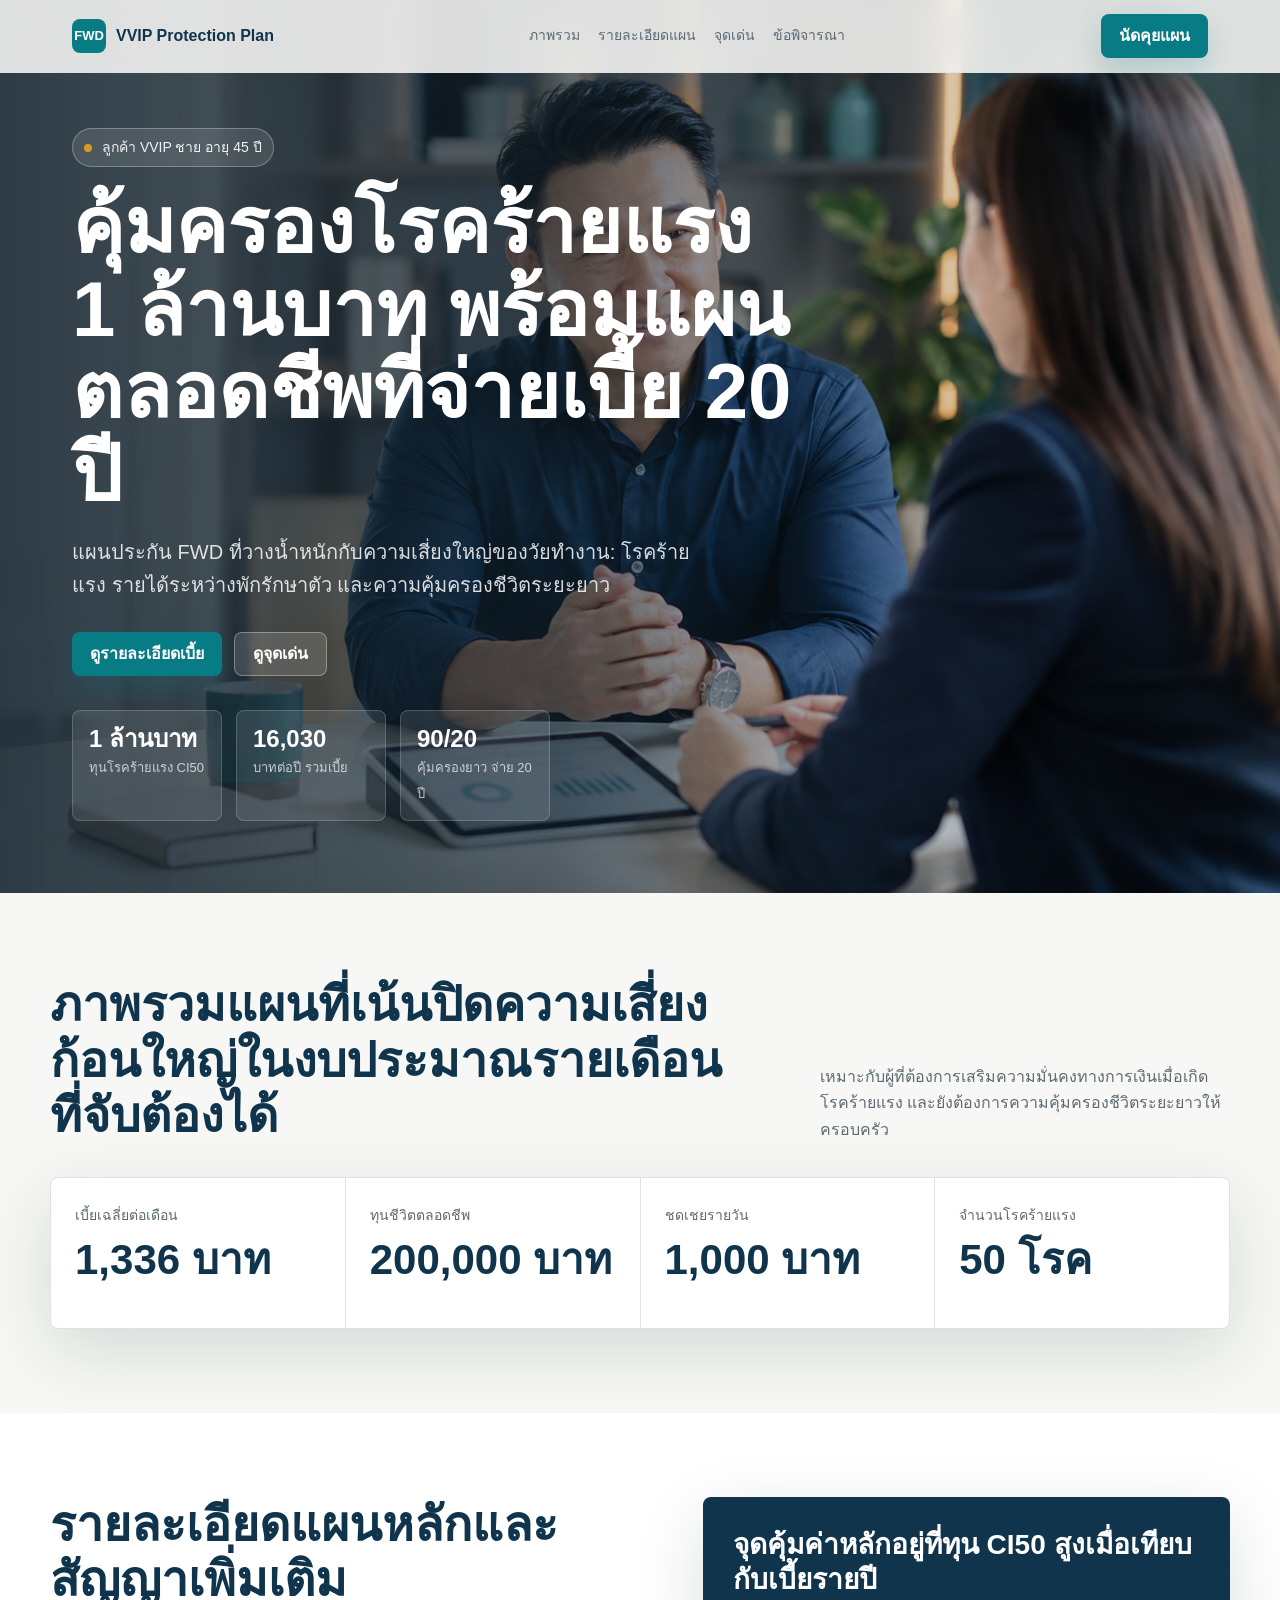
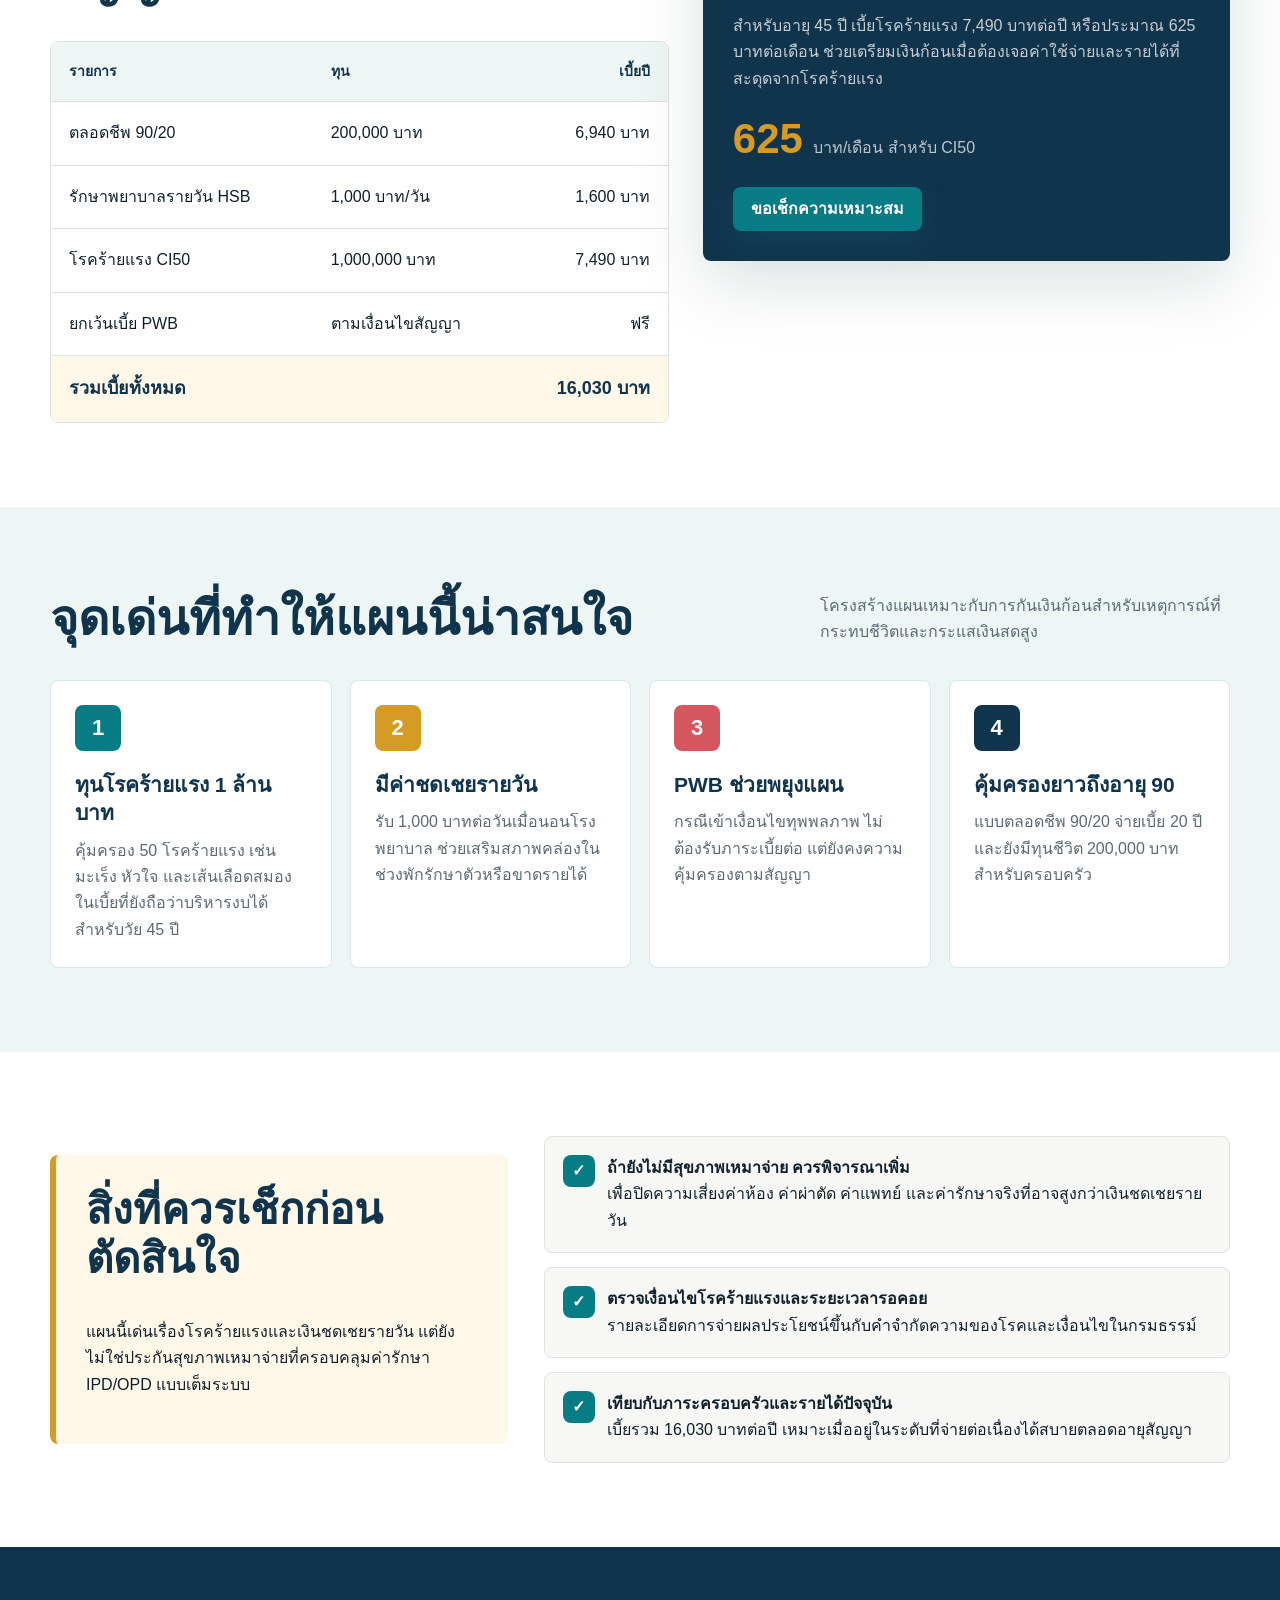
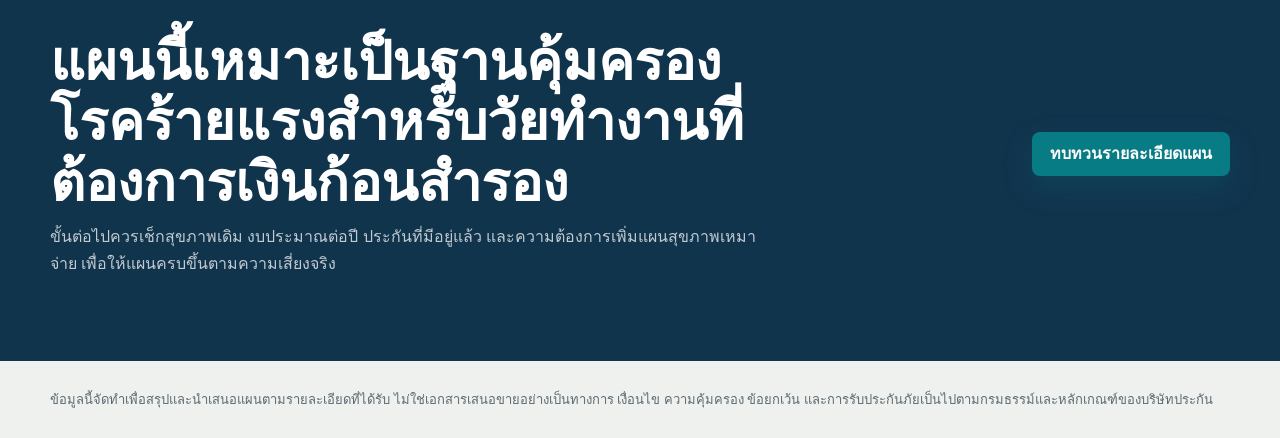
<file: index.html>
<!doctype html>
<html lang="th">
  <head>
    <meta charset="utf-8">
    <meta name="viewport" content="width=device-width, initial-scale=1">
    <title>แผนประกัน FWD สำหรับลูกค้า VVIP อายุ 45 ปี</title>
    <meta
      name="description"
      content="สรุปแผนประกัน FWD สำหรับลูกค้าชายอายุ 45 ปี เน้นทุนโรคร้ายแรง 1 ล้านบาท พร้อมตลอดชีพ 90/20 และค่าชดเชยรายวัน"
    >
    <style>
      :root {
        --ink: #10202b;
        --muted: #5d6a73;
        --navy: #11344d;
        --teal: #087c85;
        --mint: #d9f3ed;
        --gold: #d69b24;
        --rose: #d4575f;
        --paper: #f7f8f5;
        --white: #ffffff;
        --line: #dde4df;
        --shadow: 0 22px 70px rgba(16, 32, 43, 0.14);
      }

      * {
        box-sizing: border-box;
      }

      html {
        scroll-behavior: smooth;
      }

      body {
        margin: 0;
        color: var(--ink);
        background: var(--paper);
        font-family: "Segoe UI", Tahoma, sans-serif;
        line-height: 1.65;
      }

      a {
        color: inherit;
        text-decoration: none;
      }

      .page {
        overflow: hidden;
      }

      .nav {
        position: fixed;
        top: 0;
        z-index: 20;
        width: 100%;
        background: rgba(247, 248, 245, 0.88);
        border-bottom: 1px solid rgba(221, 228, 223, 0.8);
        backdrop-filter: blur(18px);
      }

      .nav__inner {
        display: flex;
        align-items: center;
        justify-content: space-between;
        gap: 20px;
        max-width: 1180px;
        margin: 0 auto;
        padding: 14px 22px;
      }

      .brand {
        display: flex;
        align-items: center;
        gap: 10px;
        font-weight: 800;
        color: var(--navy);
      }

      .brand__mark {
        display: grid;
        width: 34px;
        height: 34px;
        place-items: center;
        color: var(--white);
        background: var(--teal);
        border-radius: 8px;
        font-size: 13px;
      }

      .nav__links {
        display: flex;
        align-items: center;
        gap: 18px;
        color: var(--muted);
        font-size: 14px;
        white-space: nowrap;
      }

      .nav__cta,
      .button {
        display: inline-flex;
        align-items: center;
        justify-content: center;
        min-height: 44px;
        padding: 0 18px;
        border-radius: 8px;
        font-weight: 800;
        color: var(--white);
        background: var(--teal);
        box-shadow: 0 12px 30px rgba(8, 124, 133, 0.22);
      }

      .hero {
        min-height: 88vh;
        padding-top: 72px;
        background:
          linear-gradient(90deg, rgba(16, 32, 43, 0.88) 0%, rgba(16, 32, 43, 0.66) 43%, rgba(16, 32, 43, 0.1) 78%),
          url("assets/fwd-hero.png") center right / cover no-repeat;
        color: var(--white);
      }

      .hero__inner {
        display: grid;
        align-items: center;
        min-height: calc(88vh - 72px);
        max-width: 1180px;
        margin: 0 auto;
        padding: 56px 22px 72px;
      }

      .eyebrow {
        display: inline-flex;
        width: fit-content;
        align-items: center;
        gap: 10px;
        margin-bottom: 18px;
        padding: 7px 11px;
        border: 1px solid rgba(255, 255, 255, 0.28);
        border-radius: 999px;
        background: rgba(255, 255, 255, 0.11);
        color: rgba(255, 255, 255, 0.92);
        font-size: 14px;
      }

      .eyebrow::before {
        content: "";
        width: 8px;
        height: 8px;
        border-radius: 999px;
        background: var(--gold);
      }

      h1,
      h2,
      h3,
      p {
        margin-top: 0;
      }

      h1 {
        max-width: 720px;
        margin-bottom: 20px;
        font-size: clamp(38px, 6.8vw, 78px);
        line-height: 1.06;
      }

      .hero__lead {
        max-width: 640px;
        margin-bottom: 30px;
        color: rgba(255, 255, 255, 0.84);
        font-size: 20px;
      }

      .hero__actions {
        display: flex;
        flex-wrap: wrap;
        gap: 12px;
        margin-bottom: 34px;
      }

      .button--secondary {
        color: var(--white);
        background: rgba(255, 255, 255, 0.14);
        border: 1px solid rgba(255, 255, 255, 0.32);
        box-shadow: none;
      }

      .hero__proof {
        display: grid;
        grid-template-columns: repeat(3, minmax(0, 150px));
        gap: 14px;
      }

      .proof {
        padding: 14px 16px;
        border: 1px solid rgba(255, 255, 255, 0.18);
        border-radius: 8px;
        background: rgba(255, 255, 255, 0.1);
      }

      .proof strong {
        display: block;
        font-size: 24px;
        line-height: 1.2;
      }

      .proof span {
        color: rgba(255, 255, 255, 0.72);
        font-size: 13px;
      }

      section {
        padding: 84px 22px;
      }

      .section__inner {
        max-width: 1180px;
        margin: 0 auto;
      }

      .section__head {
        display: flex;
        align-items: end;
        justify-content: space-between;
        gap: 26px;
        margin-bottom: 34px;
      }

      .section__head h2 {
        max-width: 680px;
        margin-bottom: 0;
        color: var(--navy);
        font-size: clamp(28px, 4.4vw, 48px);
        line-height: 1.15;
      }

      .section__head p {
        max-width: 410px;
        margin-bottom: 0;
        color: var(--muted);
      }

      .metrics {
        display: grid;
        grid-template-columns: repeat(4, minmax(0, 1fr));
        gap: 1px;
        overflow: hidden;
        border: 1px solid var(--line);
        border-radius: 8px;
        background: var(--line);
        box-shadow: var(--shadow);
      }

      .metric {
        min-height: 150px;
        padding: 24px;
        background: var(--white);
      }

      .metric span {
        color: var(--muted);
        font-size: 14px;
      }

      .metric strong {
        display: block;
        margin-top: 8px;
        color: var(--navy);
        font-size: clamp(26px, 3.8vw, 42px);
        line-height: 1.12;
      }

      .plan {
        background: var(--white);
      }

      .plan__grid {
        display: grid;
        grid-template-columns: minmax(0, 1.08fr) minmax(320px, 0.92fr);
        gap: 34px;
        align-items: start;
      }

      .table-wrap {
        overflow: hidden;
        border: 1px solid var(--line);
        border-radius: 8px;
      }

      table {
        width: 100%;
        border-collapse: collapse;
        background: var(--white);
      }

      th,
      td {
        padding: 18px;
        text-align: left;
        border-bottom: 1px solid var(--line);
        vertical-align: top;
      }

      th {
        color: var(--navy);
        background: #edf6f4;
        font-size: 14px;
      }

      td:last-child,
      th:last-child {
        text-align: right;
      }

      tr:last-child td {
        border-bottom: 0;
      }

      .total-row td {
        color: var(--navy);
        background: #fff8e8;
        font-size: 18px;
        font-weight: 900;
      }

      .quote-panel {
        padding: 30px;
        border-radius: 8px;
        background: var(--navy);
        color: var(--white);
        box-shadow: var(--shadow);
      }

      .quote-panel h3 {
        margin-bottom: 16px;
        font-size: 28px;
        line-height: 1.25;
      }

      .quote-panel p {
        color: rgba(255, 255, 255, 0.76);
      }

      .quote-panel__price {
        display: flex;
        align-items: baseline;
        gap: 10px;
        margin: 26px 0;
      }

      .quote-panel__price strong {
        color: var(--gold);
        font-size: 42px;
        line-height: 1;
      }

      .quote-panel__price span {
        color: rgba(255, 255, 255, 0.72);
      }

      .features {
        background: #edf6f4;
      }

      .feature-grid {
        display: grid;
        grid-template-columns: repeat(4, minmax(0, 1fr));
        gap: 18px;
      }

      .feature-card {
        min-height: 260px;
        padding: 24px;
        border: 1px solid rgba(8, 124, 133, 0.16);
        border-radius: 8px;
        background: var(--white);
      }

      .feature-card__icon {
        display: grid;
        width: 46px;
        height: 46px;
        margin-bottom: 20px;
        place-items: center;
        border-radius: 8px;
        color: var(--white);
        background: var(--teal);
        font-size: 22px;
        font-weight: 900;
      }

      .feature-card:nth-child(2) .feature-card__icon {
        background: var(--gold);
      }

      .feature-card:nth-child(3) .feature-card__icon {
        background: var(--rose);
      }

      .feature-card:nth-child(4) .feature-card__icon {
        background: var(--navy);
      }

      .feature-card h3 {
        margin-bottom: 10px;
        color: var(--navy);
        font-size: 21px;
        line-height: 1.35;
      }

      .feature-card p {
        margin-bottom: 0;
        color: var(--muted);
      }

      .consider {
        background: var(--white);
      }

      .consider__grid {
        display: grid;
        grid-template-columns: minmax(0, 0.8fr) minmax(0, 1.2fr);
        gap: 36px;
        align-items: center;
      }

      .notice {
        padding: 30px;
        border-left: 6px solid var(--gold);
        border-radius: 8px;
        background: #fff8e8;
      }

      .notice h2 {
        color: var(--navy);
        font-size: clamp(28px, 4vw, 42px);
        line-height: 1.18;
      }

      .check-list {
        display: grid;
        gap: 14px;
        margin: 0;
        padding: 0;
        list-style: none;
      }

      .check-list li {
        display: grid;
        grid-template-columns: 32px 1fr;
        gap: 12px;
        align-items: start;
        padding: 18px;
        border: 1px solid var(--line);
        border-radius: 8px;
        background: var(--paper);
      }

      .check-list span {
        display: grid;
        width: 32px;
        height: 32px;
        place-items: center;
        border-radius: 8px;
        color: var(--white);
        background: var(--teal);
        font-weight: 900;
      }

      .cta {
        color: var(--white);
        background: var(--navy);
      }

      .cta__inner {
        display: grid;
        grid-template-columns: minmax(0, 1fr) auto;
        gap: 28px;
        align-items: center;
      }

      .cta h2 {
        max-width: 760px;
        margin-bottom: 12px;
        font-size: clamp(30px, 4.8vw, 54px);
        line-height: 1.12;
      }

      .cta p {
        max-width: 720px;
        margin-bottom: 0;
        color: rgba(255, 255, 255, 0.74);
      }

      .fineprint {
        padding: 28px 22px;
        color: var(--muted);
        background: #eef1ed;
        font-size: 13px;
      }

      .fineprint__inner {
        max-width: 1180px;
        margin: 0 auto;
      }

      @media (max-width: 900px) {
        .nav__links {
          display: none;
        }

        .hero {
          min-height: auto;
          background:
            linear-gradient(180deg, rgba(16, 32, 43, 0.92) 0%, rgba(16, 32, 43, 0.72) 58%, rgba(16, 32, 43, 0.28) 100%),
            url("assets/fwd-hero.png") center / cover no-repeat;
        }

        .hero__inner {
          min-height: 760px;
          align-items: start;
          padding-top: 84px;
        }

        .hero__proof,
        .metrics,
        .feature-grid,
        .plan__grid,
        .consider__grid,
        .cta__inner {
          grid-template-columns: 1fr;
        }

        .section__head {
          display: block;
        }

        .section__head p {
          margin-top: 12px;
        }

        td:last-child,
        th:last-child {
          text-align: left;
        }
      }

      @media (max-width: 560px) {
        .nav__inner {
          padding-inline: 16px;
        }

        .nav__cta {
          min-height: 40px;
          padding-inline: 12px;
          font-size: 13px;
        }

        .hero__inner,
        section {
          padding-inline: 16px;
        }

        .hero__inner {
          min-height: 720px;
        }

        h1 {
          font-size: 38px;
        }

        .hero__lead {
          font-size: 17px;
        }

        .hero__actions .button {
          width: 100%;
        }

        th,
        td {
          padding: 14px;
          font-size: 14px;
        }

        .quote-panel,
        .notice {
          padding: 22px;
        }
      }
    </style>
  </head>
  <body>
    <main class="page">
      <nav class="nav" aria-label="หลัก">
        <div class="nav__inner">
          <a class="brand" href="#top" aria-label="กลับไปด้านบน">
            <span class="brand__mark">FWD</span>
            <span>VVIP Protection Plan</span>
          </a>
          <div class="nav__links">
            <a href="#summary">ภาพรวม</a>
            <a href="#plan">รายละเอียดแผน</a>
            <a href="#highlights">จุดเด่น</a>
            <a href="#consider">ข้อพิจารณา</a>
          </div>
          <a class="nav__cta" href="#contact">นัดคุยแผน</a>
        </div>
      </nav>

      <header class="hero" id="top">
        <div class="hero__inner">
          <div>
            <div class="eyebrow">ลูกค้า VVIP ชาย อายุ 45 ปี</div>
            <h1>คุ้มครองโรคร้ายแรง 1 ล้านบาท พร้อมแผนตลอดชีพที่จ่ายเบี้ย 20 ปี</h1>
            <p class="hero__lead">
              แผนประกัน FWD ที่วางน้ำหนักกับความเสี่ยงใหญ่ของวัยทำงาน: โรคร้ายแรง รายได้ระหว่างพักรักษาตัว และความคุ้มครองชีวิตระยะยาว
            </p>
            <div class="hero__actions">
              <a class="button" href="#plan">ดูรายละเอียดเบี้ย</a>
              <a class="button button--secondary" href="#highlights">ดูจุดเด่น</a>
            </div>
            <div class="hero__proof" aria-label="ตัวเลขสำคัญ">
              <div class="proof">
                <strong>1 ล้านบาท</strong>
                <span>ทุนโรคร้ายแรง CI50</span>
              </div>
              <div class="proof">
                <strong>16,030</strong>
                <span>บาทต่อปี รวมเบี้ย</span>
              </div>
              <div class="proof">
                <strong>90/20</strong>
                <span>คุ้มครองยาว จ่าย 20 ปี</span>
              </div>
            </div>
          </div>
        </div>
      </header>

      <section id="summary">
        <div class="section__inner">
          <div class="section__head">
            <h2>ภาพรวมแผนที่เน้นปิดความเสี่ยงก้อนใหญ่ในงบประมาณรายเดือนที่จับต้องได้</h2>
            <p>เหมาะกับผู้ที่ต้องการเสริมความมั่นคงทางการเงินเมื่อเกิดโรคร้ายแรง และยังต้องการความคุ้มครองชีวิตระยะยาวให้ครอบครัว</p>
          </div>
          <div class="metrics">
            <div class="metric">
              <span>เบี้ยเฉลี่ยต่อเดือน</span>
              <strong>1,336 บาท</strong>
            </div>
            <div class="metric">
              <span>ทุนชีวิตตลอดชีพ</span>
              <strong>200,000 บาท</strong>
            </div>
            <div class="metric">
              <span>ชดเชยรายวัน</span>
              <strong>1,000 บาท</strong>
            </div>
            <div class="metric">
              <span>จำนวนโรคร้ายแรง</span>
              <strong>50 โรค</strong>
            </div>
          </div>
        </div>
      </section>

      <section class="plan" id="plan">
        <div class="section__inner plan__grid">
          <div>
            <div class="section__head">
              <h2>รายละเอียดแผนหลักและสัญญาเพิ่มเติม</h2>
            </div>
            <div class="table-wrap">
              <table>
                <thead>
                  <tr>
                    <th>รายการ</th>
                    <th>ทุน</th>
                    <th>เบี้ยปี</th>
                  </tr>
                </thead>
                <tbody>
                  <tr>
                    <td>ตลอดชีพ 90/20</td>
                    <td>200,000 บาท</td>
                    <td>6,940 บาท</td>
                  </tr>
                  <tr>
                    <td>รักษาพยาบาลรายวัน HSB</td>
                    <td>1,000 บาท/วัน</td>
                    <td>1,600 บาท</td>
                  </tr>
                  <tr>
                    <td>โรคร้ายแรง CI50</td>
                    <td>1,000,000 บาท</td>
                    <td>7,490 บาท</td>
                  </tr>
                  <tr>
                    <td>ยกเว้นเบี้ย PWB</td>
                    <td>ตามเงื่อนไขสัญญา</td>
                    <td>ฟรี</td>
                  </tr>
                  <tr class="total-row">
                    <td>รวมเบี้ยทั้งหมด</td>
                    <td></td>
                    <td>16,030 บาท</td>
                  </tr>
                </tbody>
              </table>
            </div>
          </div>

          <aside class="quote-panel" aria-label="สรุปราคา">
            <h3>จุดคุ้มค่าหลักอยู่ที่ทุน CI50 สูงเมื่อเทียบกับเบี้ยรายปี</h3>
            <p>
              สำหรับอายุ 45 ปี เบี้ยโรคร้ายแรง 7,490 บาทต่อปี หรือประมาณ 625 บาทต่อเดือน ช่วยเตรียมเงินก้อนเมื่อต้องเจอค่าใช้จ่ายและรายได้ที่สะดุดจากโรคร้ายแรง
            </p>
            <div class="quote-panel__price">
              <strong>625</strong>
              <span>บาท/เดือน สำหรับ CI50</span>
            </div>
            <a class="button" href="#contact">ขอเช็กความเหมาะสม</a>
          </aside>
        </div>
      </section>

      <section class="features" id="highlights">
        <div class="section__inner">
          <div class="section__head">
            <h2>จุดเด่นที่ทำให้แผนนี้น่าสนใจ</h2>
            <p>โครงสร้างแผนเหมาะกับการกันเงินก้อนสำหรับเหตุการณ์ที่กระทบชีวิตและกระแสเงินสดสูง</p>
          </div>
          <div class="feature-grid">
            <article class="feature-card">
              <div class="feature-card__icon">1</div>
              <h3>ทุนโรคร้ายแรง 1 ล้านบาท</h3>
              <p>คุ้มครอง 50 โรคร้ายแรง เช่น มะเร็ง หัวใจ และเส้นเลือดสมอง ในเบี้ยที่ยังถือว่าบริหารงบได้สำหรับวัย 45 ปี</p>
            </article>
            <article class="feature-card">
              <div class="feature-card__icon">2</div>
              <h3>มีค่าชดเชยรายวัน</h3>
              <p>รับ 1,000 บาทต่อวันเมื่อนอนโรงพยาบาล ช่วยเสริมสภาพคล่องในช่วงพักรักษาตัวหรือขาดรายได้</p>
            </article>
            <article class="feature-card">
              <div class="feature-card__icon">3</div>
              <h3>PWB ช่วยพยุงแผน</h3>
              <p>กรณีเข้าเงื่อนไขทุพพลภาพ ไม่ต้องรับภาระเบี้ยต่อ แต่ยังคงความคุ้มครองตามสัญญา</p>
            </article>
            <article class="feature-card">
              <div class="feature-card__icon">4</div>
              <h3>คุ้มครองยาวถึงอายุ 90</h3>
              <p>แบบตลอดชีพ 90/20 จ่ายเบี้ย 20 ปี และยังมีทุนชีวิต 200,000 บาทสำหรับครอบครัว</p>
            </article>
          </div>
        </div>
      </section>

      <section class="consider" id="consider">
        <div class="section__inner consider__grid">
          <div class="notice">
            <h2>สิ่งที่ควรเช็กก่อนตัดสินใจ</h2>
            <p>
              แผนนี้เด่นเรื่องโรคร้ายแรงและเงินชดเชยรายวัน แต่ยังไม่ใช่ประกันสุขภาพเหมาจ่ายที่ครอบคลุมค่ารักษา IPD/OPD แบบเต็มระบบ
            </p>
          </div>
          <ul class="check-list">
            <li>
              <span>✓</span>
              <div>
                <strong>ถ้ายังไม่มีสุขภาพเหมาจ่าย ควรพิจารณาเพิ่ม</strong><br>
                เพื่อปิดความเสี่ยงค่าห้อง ค่าผ่าตัด ค่าแพทย์ และค่ารักษาจริงที่อาจสูงกว่าเงินชดเชยรายวัน
              </div>
            </li>
            <li>
              <span>✓</span>
              <div>
                <strong>ตรวจเงื่อนไขโรคร้ายแรงและระยะเวลารอคอย</strong><br>
                รายละเอียดการจ่ายผลประโยชน์ขึ้นกับคำจำกัดความของโรคและเงื่อนไขในกรมธรรม์
              </div>
            </li>
            <li>
              <span>✓</span>
              <div>
                <strong>เทียบกับภาระครอบครัวและรายได้ปัจจุบัน</strong><br>
                เบี้ยรวม 16,030 บาทต่อปี เหมาะเมื่ออยู่ในระดับที่จ่ายต่อเนื่องได้สบายตลอดอายุสัญญา
              </div>
            </li>
          </ul>
        </div>
      </section>

      <section class="cta" id="contact">
        <div class="section__inner cta__inner">
          <div>
            <h2>แผนนี้เหมาะเป็นฐานคุ้มครองโรคร้ายแรงสำหรับวัยทำงานที่ต้องการเงินก้อนสำรอง</h2>
            <p>
              ขั้นต่อไปควรเช็กสุขภาพเดิม งบประมาณต่อปี ประกันที่มีอยู่แล้ว และความต้องการเพิ่มแผนสุขภาพเหมาจ่าย เพื่อให้แผนครบขึ้นตามความเสี่ยงจริง
            </p>
          </div>
          <a class="button" href="#plan">ทบทวนรายละเอียดแผน</a>
        </div>
      </section>

      <footer class="fineprint">
        <div class="fineprint__inner">
          ข้อมูลนี้จัดทำเพื่อสรุปและนำเสนอแผนตามรายละเอียดที่ได้รับ ไม่ใช่เอกสารเสนอขายอย่างเป็นทางการ เงื่อนไข ความคุ้มครอง ข้อยกเว้น และการรับประกันภัยเป็นไปตามกรมธรรม์และหลักเกณฑ์ของบริษัทประกัน
        </div>
      </footer>
    </main>
  </body>
</html>
</file>
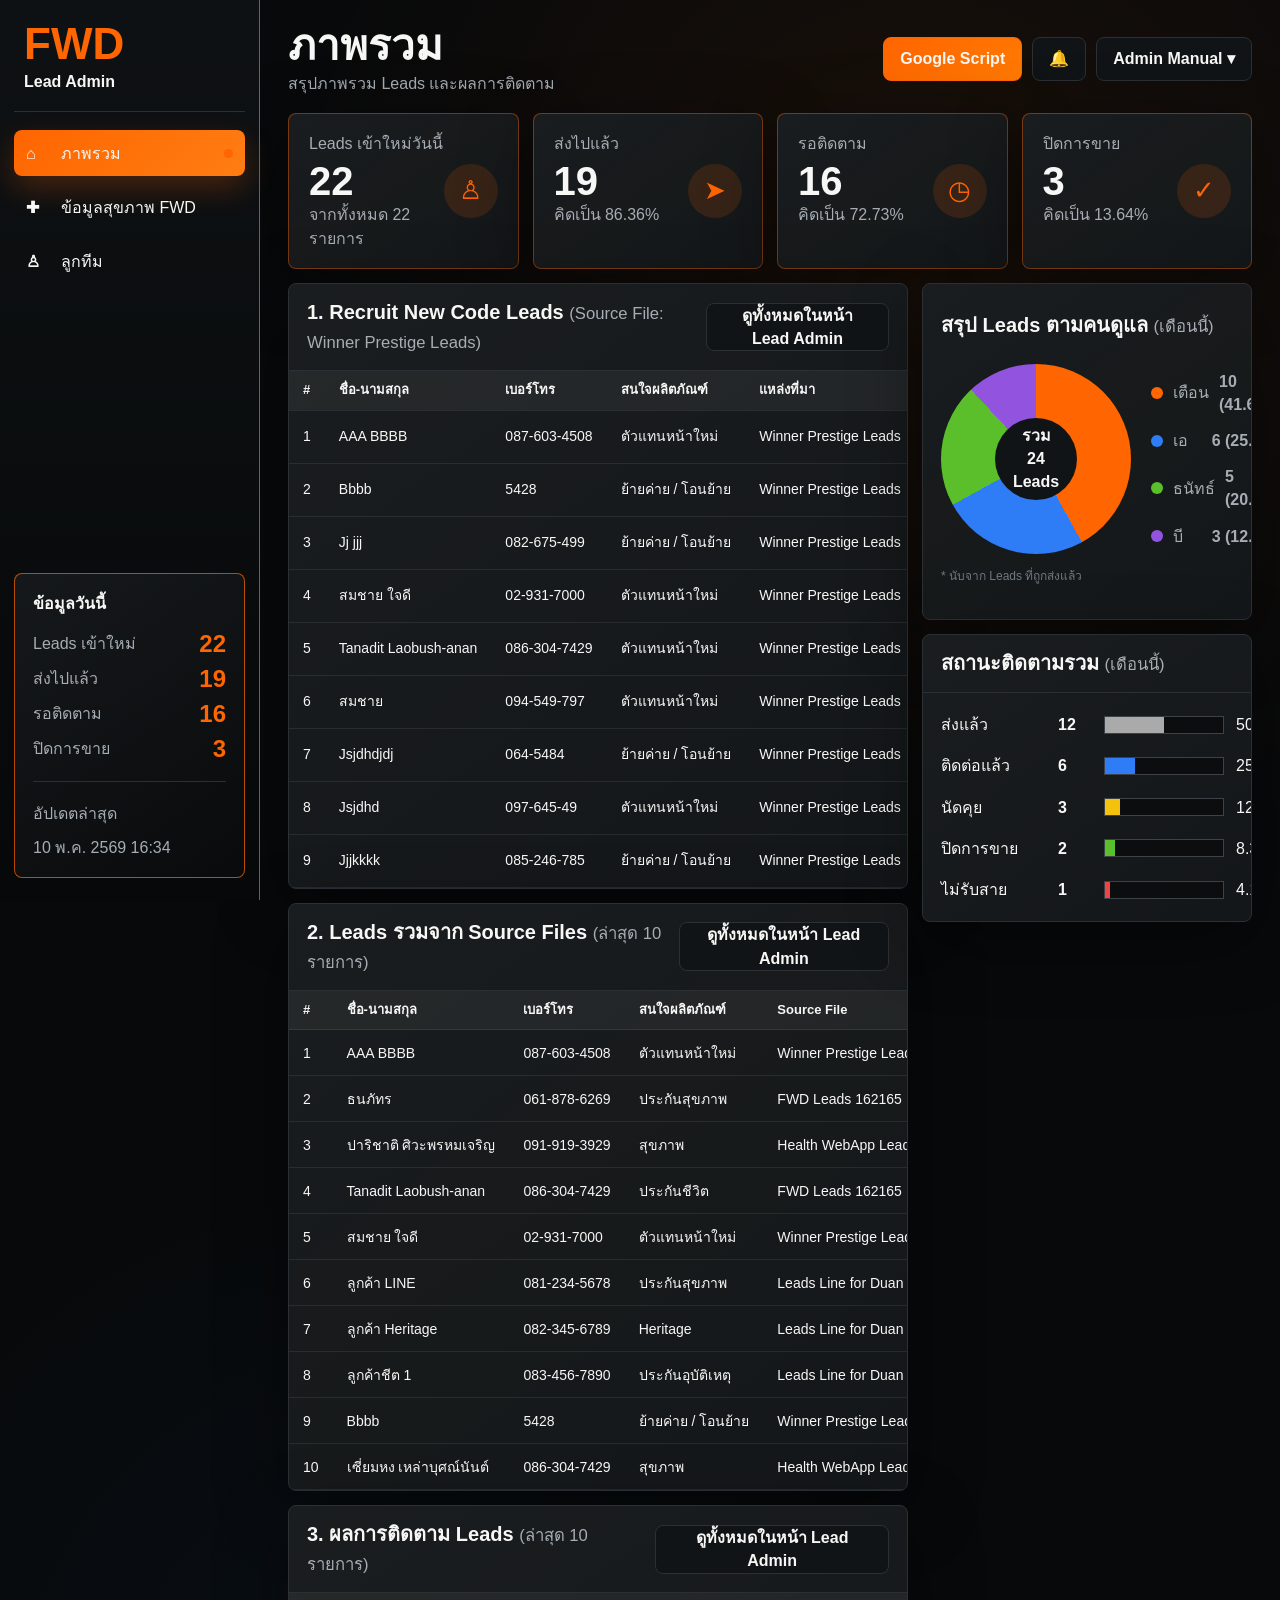
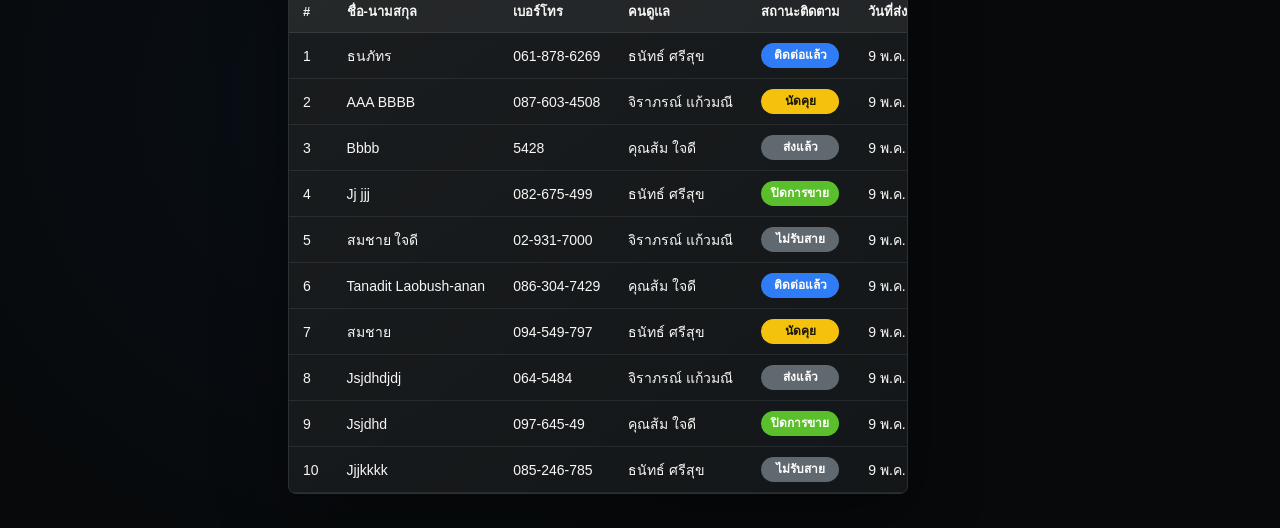
<file: admin.html>
<!doctype html>
<html lang="th">
  <head>
    <meta charset="utf-8">
    <meta name="viewport" content="width=device-width, initial-scale=1">
    <title>FWD Lead Admin</title>
    <style>
      :root {
        --bg: #07090a;
        --panel: #111416;
        --panel-2: #171a1d;
        --line: #2b3035;
        --line-orange: rgba(255, 101, 0, 0.7);
        --text: #f7f7f5;
        --muted: #a6adb4;
        --soft: #707881;
        --orange: #ff6500;
        --orange-2: #ff8a22;
        --green: #5abf2a;
        --blue: #2f7df6;
        --yellow: #f4c20d;
        --purple: #9254de;
        --red: #ef4444;
        --shadow: 0 18px 70px rgba(0, 0, 0, 0.4);
      }

      * {
        box-sizing: border-box;
      }

      body {
        margin: 0;
        color: var(--text);
        background:
          radial-gradient(circle at 72% 12%, rgba(255, 101, 0, 0.08), transparent 32%),
          radial-gradient(circle at 28% 80%, rgba(47, 125, 246, 0.05), transparent 28%),
          var(--bg);
        font-family: "Segoe UI", Tahoma, sans-serif;
        line-height: 1.45;
      }

      button,
      input,
      select,
      textarea {
        font: inherit;
      }

      button {
        cursor: pointer;
      }

      .app {
        display: grid;
        min-height: 100vh;
        grid-template-columns: 260px minmax(0, 1fr);
      }

      .sidebar {
        position: sticky;
        top: 0;
        height: 100vh;
        padding: 22px 14px;
        border-right: 1px solid var(--line-orange);
        background: linear-gradient(180deg, rgba(15, 18, 20, 0.98), rgba(6, 8, 9, 0.98));
      }

      .logo {
        padding: 0 10px 18px;
        border-bottom: 1px solid var(--line);
      }

      .logo strong {
        display: block;
        color: var(--orange);
        font-size: 44px;
        line-height: 1;
        letter-spacing: 0;
      }

      .logo span {
        display: block;
        margin-top: 4px;
        font-weight: 700;
      }

      .nav {
        display: grid;
        gap: 8px;
        margin-top: 18px;
      }

      .nav button {
        display: grid;
        grid-template-columns: 26px 1fr auto;
        gap: 9px;
        align-items: center;
        width: 100%;
        min-height: 46px;
        padding: 0 12px;
        color: var(--text);
        background: transparent;
        border: 0;
        border-radius: 8px;
        text-align: left;
      }

      .nav button[aria-selected="true"] {
        background: linear-gradient(135deg, var(--orange), #ff7d13);
        box-shadow: 0 12px 30px rgba(255, 101, 0, 0.24);
      }

      .nav small {
        width: 9px;
        height: 9px;
        border-radius: 999px;
        background: var(--orange);
      }

      .today-card {
        position: absolute;
        right: 14px;
        bottom: 22px;
        left: 14px;
        padding: 18px;
        border: 1px solid var(--line-orange);
        border-radius: 8px;
        background: linear-gradient(145deg, rgba(23, 26, 29, 0.95), rgba(9, 11, 12, 0.95));
      }

      .today-card h3 {
        margin: 0 0 16px;
        font-size: 16px;
      }

      .today-row {
        display: flex;
        justify-content: space-between;
        gap: 14px;
        margin: 11px 0;
        color: var(--muted);
      }

      .today-row strong {
        color: var(--orange);
        font-size: 24px;
        line-height: 1;
      }

      .main {
        min-width: 0;
        padding: 22px 28px 34px;
      }

      .topbar {
        display: flex;
        align-items: center;
        justify-content: space-between;
        gap: 18px;
        margin-bottom: 18px;
      }

      .title h1 {
        margin: 0;
        font-size: clamp(28px, 4vw, 42px);
        line-height: 1.12;
      }

      .title p {
        margin: 3px 0 0;
        color: var(--muted);
      }

      .actions {
        display: flex;
        flex-wrap: wrap;
        justify-content: flex-end;
        gap: 10px;
      }

      .btn {
        min-height: 44px;
        padding: 0 16px;
        color: var(--text);
        background: var(--panel);
        border: 1px solid var(--line);
        border-radius: 8px;
        font-weight: 700;
      }

      .btn.primary {
        border-color: var(--orange);
        background: linear-gradient(135deg, var(--orange), #ff7a00);
      }

      .btn.green {
        border-color: #56c626;
        background: linear-gradient(135deg, #4aad22, #69d336);
      }

      .script-sync-panel {
        display: none;
        margin: -4px 0 18px;
        padding: 18px;
        border: 1px solid rgba(255, 101, 0, 0.5);
      }

      .script-sync-panel.active {
        display: block;
      }

      .script-sync-grid {
        display: grid;
        grid-template-columns: minmax(0, 1fr) auto auto;
        gap: 10px;
        align-items: center;
      }

      .script-sync-panel h2 {
        margin: 0 0 6px;
        font-size: 18px;
      }

      .script-sync-panel p {
        margin: 0 0 14px;
        color: var(--muted);
      }

      .script-sync-panel input {
        width: 100%;
        min-height: 44px;
        padding: 0 14px;
        color: var(--text);
        border: 1px solid var(--line);
        border-radius: 8px;
        background: rgba(0, 0, 0, 0.25);
      }

      .sync-status {
        margin-top: 12px;
        color: var(--muted);
        font-size: 13px;
      }

      .view {
        display: none;
      }

      .view.active {
        display: block;
      }

      .stat-grid {
        display: grid;
        grid-template-columns: repeat(4, minmax(0, 1fr));
        gap: 14px;
        margin-bottom: 14px;
      }

      .stat-card,
      .panel {
        border: 1px solid var(--line);
        border-radius: 8px;
        background:
          linear-gradient(145deg, rgba(255, 255, 255, 0.04), rgba(255, 255, 255, 0.01)),
          var(--panel);
        box-shadow: var(--shadow);
      }

      .stat-card {
        display: grid;
        grid-template-columns: 1fr 54px;
        min-height: 132px;
        padding: 18px 20px;
        border-color: rgba(255, 101, 0, 0.42);
      }

      .stat-card span {
        color: var(--muted);
      }

      .stat-card strong {
        display: block;
        margin: 6px 0 2px;
        font-size: 40px;
        line-height: 1;
      }

      .health-stat-card {
        min-height: 98px;
        padding: 12px 14px;
        display: block;
      }

      .health-stat-card .bar-row {
        grid-template-columns: minmax(64px, 0.85fr) 24px minmax(70px, 1.2fr) 36px;
        margin: 5px 0;
        gap: 7px;
        font-size: 11px;
      }

      .health-stat-card .track {
        height: 7px;
      }

      .health-stat-card h3 {
        margin: 0 0 6px;
        font-size: 13px;
      }

      .health-stat-card strong {
        margin: 0;
        font-size: 22px;
      }

      .stat-icon {
        display: grid;
        width: 54px;
        height: 54px;
        place-items: center;
        align-self: center;
        border-radius: 999px;
        color: var(--orange);
        background: rgba(255, 101, 0, 0.14);
        font-size: 26px;
      }

      .grid-2 {
        display: grid;
        grid-template-columns: minmax(0, 2fr) minmax(330px, 0.96fr);
        gap: 14px;
      }

      .panel {
        overflow: hidden;
      }

      .panel-head {
        display: flex;
        align-items: center;
        justify-content: space-between;
        gap: 12px;
        min-height: 58px;
        padding: 14px 18px;
        border-bottom: 1px solid var(--line);
      }

      .panel-head h2,
      .panel-head h3 {
        margin: 0;
        font-size: 20px;
      }

      .panel-head small {
        color: var(--muted);
        font-weight: 400;
      }

      .table-wrap {
        overflow-x: auto;
      }

      table {
        width: 100%;
        min-width: 760px;
        border-collapse: collapse;
        font-size: 14px;
      }

      th,
      td {
        padding: 10px 14px;
        border-bottom: 1px solid rgba(255, 255, 255, 0.08);
        text-align: left;
        white-space: nowrap;
      }

      th {
        color: var(--text);
        background: rgba(255, 255, 255, 0.05);
        font-size: 13px;
      }

      tr:hover td {
        background: rgba(255, 255, 255, 0.035);
      }

      .tag {
        display: inline-flex;
        align-items: center;
        justify-content: center;
        min-width: 78px;
        min-height: 25px;
        padding: 0 10px;
        border-radius: 999px;
        color: #fff;
        font-size: 12px;
        font-weight: 800;
      }

      .tag.green {
        background: var(--green);
      }

      .tag.blue {
        background: var(--blue);
      }

      .tag.yellow {
        color: #1b1600;
        background: var(--yellow);
      }

      .tag.purple {
        background: var(--purple);
      }

      .tag.gray {
        background: #606970;
      }

      .mini-btn {
        min-height: 28px;
        padding: 0 9px;
        color: #8ce46b;
        background: rgba(77, 191, 37, 0.1);
        border: 1px solid rgba(90, 191, 42, 0.6);
        border-radius: 8px;
        font-size: 12px;
        font-weight: 800;
      }

      .mini-btn.view-big {
        min-height: 40px;
        min-width: 76px;
        padding: 0 16px;
        color: var(--text);
        border-color: rgba(255, 101, 0, 0.8);
        background: linear-gradient(135deg, var(--orange), #ff7a00);
        font-size: 14px;
      }

      .mini-btn.submit {
        color: var(--text);
        border-color: rgba(255, 101, 0, 0.75);
        background: linear-gradient(135deg, rgba(255, 101, 0, 0.95), rgba(255, 125, 19, 0.86));
      }

      .mini-btn.flex {
        display: none;
      }

      .lead-actions {
        display: flex;
        flex-wrap: wrap;
        gap: 8px;
      }

      .lead-actions.saved .mini-btn.flex {
        display: inline-flex;
        align-items: center;
      }

      .lead-actions.saved .mini-btn.submit {
        color: var(--green);
        border-color: rgba(90, 191, 42, 0.8);
        background: rgba(77, 191, 37, 0.1);
      }

      .select {
        min-height: 32px;
        min-width: 130px;
        padding: 0 10px;
        color: var(--text);
        background: #111416;
        border: 1px solid #3a4047;
        border-radius: 8px;
      }

      .chart-panel {
        padding: 22px 18px;
      }

      .donut-wrap {
        display: grid;
        grid-template-columns: 190px 1fr;
        gap: 20px;
        align-items: center;
      }

      .donut {
        position: relative;
        width: 190px;
        aspect-ratio: 1;
        border-radius: 50%;
        background: conic-gradient(var(--orange) 0 42%, var(--blue) 42% 67%, var(--green) 67% 88%, var(--purple) 88% 100%);
      }

      .donut::after {
        position: absolute;
        inset: 54px;
        display: grid;
        place-items: center;
        border-radius: 50%;
        content: "รวม\a 24\a Leads";
        white-space: pre;
        text-align: center;
        font-weight: 900;
        background: #111416;
      }

      .legend {
        display: grid;
        gap: 13px;
      }

      .legend-row {
        display: grid;
        grid-template-columns: 12px 1fr auto;
        gap: 10px;
        align-items: center;
        color: var(--muted);
      }

      .dot {
        width: 12px;
        height: 12px;
        border-radius: 999px;
      }

      .bars {
        display: grid;
        gap: 18px;
        padding: 20px 18px;
      }

      .bar-row {
        display: grid;
        grid-template-columns: 105px 34px minmax(120px, 1fr) 58px;
        gap: 12px;
        align-items: center;
      }

      .track {
        height: 18px;
        border: 1px solid #3c4248;
        background: #0b0d0e;
      }

      .fill {
        height: 100%;
        background: var(--blue);
      }

      .toolbar {
        display: grid;
        grid-template-columns: minmax(230px, 1fr) repeat(3, minmax(140px, 180px));
        gap: 12px;
        padding: 14px 16px;
        border-bottom: 1px solid var(--line);
      }

      .toolbar input,
      .toolbar select,
      textarea {
        width: 100%;
        min-height: 42px;
        padding: 0 13px;
        color: var(--text);
        background: #0d0f10;
        border: 1px solid #333940;
        border-radius: 8px;
      }

      textarea {
        min-height: 96px;
        padding: 12px;
        resize: vertical;
      }

      .health-layout {
        display: grid;
        grid-template-columns: minmax(0, 1fr) 410px;
        gap: 14px;
      }

      .drawer {
        padding: 18px;
      }

      .detail-page {
        max-width: 1280px;
      }

      .back-link {
        display: inline-flex;
        align-items: center;
        gap: 8px;
        margin-bottom: 10px;
        color: var(--orange);
        background: transparent;
        border: 0;
        font-weight: 800;
      }

      .case-meta {
        display: flex;
        flex-wrap: wrap;
        gap: 14px;
        color: var(--muted);
      }

      .case-badge {
        display: inline-flex;
        align-items: center;
        min-height: 28px;
        padding: 0 10px;
        color: #211600;
        background: var(--yellow);
        border-radius: 999px;
        font-size: 13px;
        font-weight: 900;
      }

      .detail-layout {
        display: grid;
        grid-template-columns: minmax(0, 1fr) 330px;
        gap: 14px;
        align-items: start;
      }

      .profile-summary {
        display: grid;
        grid-template-columns: 92px minmax(0, 1fr) 1px minmax(220px, 0.8fr);
        gap: 22px;
        align-items: center;
        padding: 26px;
        border-color: var(--line-orange);
      }

      .avatar.big {
        width: 86px;
        height: 86px;
        font-size: 42px;
      }

      .profile-name {
        margin: 0 0 6px;
        font-size: 24px;
      }

      .profile-contact {
        display: grid;
        gap: 5px;
        color: var(--muted);
      }

      .divider {
        width: 1px;
        height: 88px;
        background: var(--line);
      }

      .copy-line {
        display: flex;
        align-items: center;
        gap: 10px;
        margin-top: 16px;
        color: var(--text);
      }

      .info-section {
        margin-top: 14px;
        padding: 18px;
      }

      .info-section h2 {
        margin: 0 0 16px;
        color: var(--orange);
        font-size: 20px;
      }

      .info-grid {
        display: grid;
        grid-template-columns: repeat(3, minmax(0, 1fr));
        gap: 0 22px;
      }

      .info-item {
        min-height: 58px;
        padding: 8px 0 12px;
        border-bottom: 1px dashed rgba(255, 255, 255, 0.13);
      }

      .info-item span {
        display: block;
        color: var(--muted);
        font-size: 13px;
      }

      .info-item strong {
        display: block;
        margin-top: 3px;
        font-weight: 500;
      }

      .case-side {
        display: grid;
        gap: 14px;
      }

      .side-form {
        padding: 18px;
        border-color: var(--line-orange);
      }

      .side-form label {
        display: block;
        margin: 0 0 7px;
        color: var(--text);
        font-weight: 700;
      }

      .side-form input,
      .side-form select {
        width: 100%;
        min-height: 42px;
        padding: 0 12px;
        color: var(--text);
        background: #0d0f10;
        border: 1px solid #333940;
        border-radius: 8px;
      }

      .timeline {
        padding: 18px;
      }

      .timeline h3 {
        margin: 0 0 18px;
      }

      .side-list-title {
        margin: 18px 0 4px;
        font-size: 16px;
      }

      .side-list-total {
        margin: 0;
        color: var(--muted);
        font-size: 13px;
      }

      .timeline-item {
        position: relative;
        padding-left: 20px;
        margin: 0 0 18px;
        color: var(--muted);
      }

      .timeline-item::before {
        position: absolute;
        top: 7px;
        left: 0;
        width: 7px;
        height: 7px;
        border-radius: 50%;
        content: "";
        background: var(--soft);
      }

      .timeline-item time {
        display: block;
        margin-bottom: 3px;
        color: var(--muted);
      }

      .timeline-item strong {
        color: var(--text);
        font-weight: 500;
      }

      .customer-result-list {
        display: grid;
        gap: 10px;
        margin-top: 14px;
      }

      .customer-result {
        width: 100%;
        padding: 12px;
        border: 1px solid var(--line);
        border-radius: 8px;
        background: rgba(255, 255, 255, 0.03);
        color: var(--text);
        font: inherit;
        text-align: left;
        cursor: pointer;
        transition: border-color 160ms ease, background 160ms ease;
      }

      .customer-result:hover,
      .customer-result:focus-visible,
      .customer-result.active {
        border-color: rgba(255, 101, 0, 0.65);
        background: rgba(255, 101, 0, 0.28);
        outline: none;
      }

      .customer-result strong {
        display: block;
        margin-bottom: 4px;
      }

      .customer-result span {
        display: block;
        color: var(--muted);
        font-size: 13px;
      }

      .detail-actions {
        display: flex;
        flex-wrap: wrap;
        gap: 10px;
        margin-top: 16px;
        padding-top: 16px;
        border-top: 1px solid var(--line);
      }

      .person {
        display: grid;
        grid-template-columns: 58px 1fr;
        gap: 14px;
        align-items: center;
        margin-bottom: 16px;
      }

      .avatar {
        display: grid;
        width: 58px;
        height: 58px;
        place-items: center;
        border-radius: 50%;
        color: var(--orange);
        background: rgba(255, 101, 0, 0.14);
        font-size: 26px;
      }

      .tabs {
        display: flex;
        gap: 22px;
        border-bottom: 1px solid var(--line);
        margin-bottom: 14px;
      }

      .tabs button {
        padding: 0 0 12px;
        color: var(--muted);
        background: transparent;
        border: 0;
      }

      .tabs button.active {
        color: var(--orange);
        border-bottom: 2px solid var(--orange);
      }

      .qa-list {
        display: grid;
        gap: 10px;
        margin: 0 0 22px;
        padding: 0;
        list-style: none;
      }

      .qa-list li {
        display: grid;
        grid-template-columns: 1fr 1fr;
        gap: 12px;
        color: var(--muted);
      }

      .qa-list strong {
        color: var(--text);
      }

      .agent-layout {
        display: grid;
        grid-template-columns: minmax(0, 1.25fr) minmax(380px, 0.75fr);
        gap: 14px;
      }

      .agent-card {
        padding: 22px;
      }

      .add-agent-panel {
        margin-bottom: 14px;
        padding: 18px;
        border-color: var(--line-orange);
      }

      .add-agent-grid {
        display: grid;
        grid-template-columns: repeat(4, minmax(0, 1fr));
        gap: 12px;
        margin-top: 12px;
      }

      .add-agent-grid input,
      .add-agent-grid select {
        width: 100%;
        min-height: 42px;
        padding: 0 12px;
        color: var(--text);
        background: #0d0f10;
        border: 1px solid #333940;
        border-radius: 8px;
      }

      .agent-lead-list {
        display: grid;
        gap: 10px;
        margin-top: 14px;
      }

      .agent-lead-item {
        padding: 12px;
        border: 1px solid var(--line);
        border-radius: 8px;
        background: rgba(255, 255, 255, 0.03);
      }

      .agent-lead-item strong,
      .agent-lead-item span {
        display: block;
      }

      .agent-lead-item span {
        color: var(--muted);
        font-size: 13px;
      }

      .agent-manage-panel {
        position: fixed;
        right: 24px;
        bottom: 24px;
        z-index: 20;
        width: min(360px, calc(100vw - 32px));
        padding: 18px;
        border: 1px solid var(--line-orange);
        border-radius: 10px;
        background: #111516;
        box-shadow: 0 20px 50px rgba(0, 0, 0, 0.35);
      }

      .agent-manage-panel select {
        width: 100%;
        min-height: 42px;
        margin: 12px 0;
        color: var(--text);
        background: #0d0f10;
        border: 1px solid #333940;
        border-radius: 8px;
      }

      .agent-actions {
        display: flex;
        gap: 6px;
      }

      .agent-actions .mini-btn {
        min-width: 38px;
      }

      .danger-btn {
        width: 100%;
        margin-top: 14px;
        color: #ffded8;
        border-color: rgba(255, 69, 58, 0.45);
        background: rgba(255, 69, 58, 0.12);
      }

      .toast {
        position: fixed;
        right: 18px;
        bottom: 18px;
        z-index: 50;
        max-width: min(420px, calc(100vw - 36px));
        padding: 14px 16px;
        color: var(--text);
        border: 1px solid var(--line-orange);
        border-radius: 8px;
        background: #111516;
        box-shadow: 0 18px 40px rgba(0, 0, 0, 0.35);
      }

      .kpi-row {
        display: grid;
        grid-template-columns: repeat(4, 1fr);
        gap: 12px;
        margin: 18px 0;
      }

      .small-kpi {
        padding: 16px;
        border: 1px solid var(--line);
        border-radius: 8px;
        background: rgba(255, 255, 255, 0.02);
      }

      .small-kpi strong {
        display: block;
        margin-top: 4px;
        font-size: 26px;
      }

      .line-chart {
        height: 230px;
        padding: 18px;
        border: 1px solid var(--line);
        border-radius: 8px;
        background:
          linear-gradient(to top, transparent 24%, rgba(255, 255, 255, 0.08) 25%, transparent 26%),
          linear-gradient(to top, transparent 49%, rgba(255, 255, 255, 0.08) 50%, transparent 51%),
          linear-gradient(to top, transparent 74%, rgba(255, 255, 255, 0.08) 75%, transparent 76%);
      }

      .line-chart svg {
        width: 100%;
        height: 100%;
      }

      .footer-note {
        margin-top: 14px;
        color: var(--soft);
        font-size: 12px;
      }

      @media (max-width: 1180px) {
        .app {
          grid-template-columns: 90px minmax(0, 1fr);
        }

        .sidebar {
          padding: 16px 10px;
        }

        .logo span,
        .nav button span,
        .today-card {
          display: none;
        }

        .logo strong {
          font-size: 28px;
        }

        .nav button {
          grid-template-columns: 1fr;
          justify-items: center;
        }

        .grid-2,
        .health-layout,
        .agent-layout {
          grid-template-columns: 1fr;
        }

        .detail-layout {
          grid-template-columns: minmax(0, 1fr) 280px;
        }

        .profile-summary {
          grid-template-columns: 78px 1fr;
        }

        .divider {
          display: none;
        }
      }

      @media (max-width: 780px) {
        .app {
          display: block;
        }

        .sidebar {
          position: static;
          height: auto;
          border-right: 0;
          border-bottom: 1px solid var(--line-orange);
        }

        .logo span,
        .nav button span {
          display: block;
        }

        .nav {
          grid-template-columns: repeat(3, 1fr);
        }

        .nav button {
          grid-template-columns: 1fr;
          justify-items: center;
          text-align: center;
        }

        .main {
          padding: 18px 14px 28px;
        }

        .topbar {
          display: block;
        }

        .actions {
          justify-content: flex-start;
          margin-top: 14px;
        }

        .stat-grid,
        .toolbar,
        .script-sync-grid,
        .add-agent-grid,
        .detail-layout,
        .info-grid,
        .kpi-row {
          grid-template-columns: 1fr;
        }

        .donut-wrap {
          grid-template-columns: 1fr;
          justify-items: center;
        }
      }
    </style>
  </head>
  <body>
    <div class="app">
      <aside class="sidebar">
        <div class="logo">
          <strong>FWD</strong>
          <span>Lead Admin</span>
        </div>

        <nav class="nav" aria-label="เมนูหลัก">
          <button class="nav-btn" data-view="overview" aria-selected="true"><b>⌂</b><span>ภาพรวม</span><small></small></button>
          <button class="nav-btn" data-view="health" aria-selected="false"><b>✚</b><span>ข้อมูลสุขภาพ FWD</span></button>
          <button class="nav-btn" data-view="agents" aria-selected="false"><b>♙</b><span>ลูกทีม</span></button>
        </nav>

        <div class="today-card">
          <h3>ข้อมูลวันนี้</h3>
          <div class="today-row"><span>Leads เข้าใหม่</span><strong>22</strong></div>
          <div class="today-row"><span>ส่งไปแล้ว</span><strong>19</strong></div>
          <div class="today-row"><span>รอติดตาม</span><strong>16</strong></div>
          <div class="today-row"><span>ปิดการขาย</span><strong>3</strong></div>
          <hr style="border:0;border-top:1px solid var(--line);margin:20px 0">
          <div class="today-row"><span>อัปเดตล่าสุด</span></div>
          <div style="color:var(--muted)">10 พ.ค. 2569 16:34</div>
        </div>
      </aside>

      <main class="main">
        <section class="view active" id="view-overview">
          <div class="topbar">
            <div class="title">
              <h1>ภาพรวม</h1>
              <p>สรุปภาพรวม Leads และผลการติดตาม</p>
            </div>
            <div class="actions">
              <button class="btn primary" id="googleScriptTab" type="button">Google Script</button>
              <button class="btn" id="notifyBtn" type="button">🔔</button>
              <button class="btn" id="manualBtn" type="button">Admin Manual ▾</button>
            </div>
          </div>

          <div class="panel script-sync-panel" id="googleScriptPanel">
            <h2>Google Script Sync</h2>
            <p>ใช้พื้นที่นี้ใส่ URL ของ Google Apps Script Web App เพื่ออัปเดตตาราง Leads จากชีตกลาง</p>
            <div class="script-sync-grid">
              <input id="scriptWebAppUrl" placeholder="วาง Web App URL จาก Google Apps Script ที่นี่">
              <input id="linePushTo" placeholder="LINE user/group ID สำหรับส่ง Flex จริง">
              <button class="btn" id="saveScriptUrl" type="button">บันทึก URL</button>
              <button class="btn primary" id="syncFromSheet" type="button">อัปเดตตาราง</button>
            </div>
            <div class="sync-status" id="syncStatus">ฐานข้อมูลหลัก: FWD Leads Central Database / Leads Central</div>
          </div>

          <div class="stat-grid">
            <article class="stat-card"><div><span>Leads เข้าใหม่วันนี้</span><strong>22</strong><span>จากทั้งหมด 22 รายการ</span></div><div class="stat-icon">♙</div></article>
            <article class="stat-card"><div><span>ส่งไปแล้ว</span><strong>19</strong><span>คิดเป็น 86.36%</span></div><div class="stat-icon">➤</div></article>
            <article class="stat-card"><div><span>รอติดตาม</span><strong>16</strong><span>คิดเป็น 72.73%</span></div><div class="stat-icon">◷</div></article>
            <article class="stat-card"><div><span>ปิดการขาย</span><strong>3</strong><span>คิดเป็น 13.64%</span></div><div class="stat-icon">✓</div></article>
          </div>

          <div class="grid-2">
            <div>
              <div class="panel">
                <div class="panel-head">
                  <h2>1. Recruit New Code Leads <small>(Source File: Winner Prestige Leads)</small></h2>
                  <button class="btn open-health-list" type="button">ดูทั้งหมดในหน้า Lead Admin</button>
                </div>
                <div class="table-wrap">
                  <table>
                    <thead><tr><th>#</th><th>ชื่อ-นามสกุล</th><th>เบอร์โทร</th><th>สนใจผลิตภัณฑ์</th><th>แหล่งที่มา</th><th>วันที่/เวลา</th><th>จัดการ</th><th></th></tr></thead>
                    <tbody id="newLeadRows"></tbody>
                  </table>
                </div>
              </div>

              <div class="panel" style="margin-top:14px">
                <div class="panel-head">
                  <h2>2. Leads รวมจาก Source Files <small>(ล่าสุด 10 รายการ)</small></h2>
                  <button class="btn open-health-list" type="button">ดูทั้งหมดในหน้า Lead Admin</button>
                </div>
                <div class="table-wrap">
                  <table>
                    <thead><tr><th>#</th><th>ชื่อ-นามสกุล</th><th>เบอร์โทร</th><th>สนใจผลิตภัณฑ์</th><th>Source File</th><th>Source Tab</th><th>วันที่/เวลา</th><th>สถานะ</th></tr></thead>
                    <tbody id="sourceLeadRows"></tbody>
                  </table>
                </div>
              </div>

              <div class="panel" style="margin-top:14px">
                <div class="panel-head">
                  <h2>3. ผลการติดตาม Leads <small>(ล่าสุด 10 รายการ)</small></h2>
                  <button class="btn open-health-list" type="button">ดูทั้งหมดในหน้า Lead Admin</button>
                </div>
                <div class="table-wrap">
                  <table>
                    <thead><tr><th>#</th><th>ชื่อ-นามสกุล</th><th>เบอร์โทร</th><th>คนดูแล</th><th>สถานะติดตาม</th><th>วันที่ส่ง Lead</th><th>อัปเดตล่าสุด</th></tr></thead>
                    <tbody id="followRows"></tbody>
                  </table>
                </div>
              </div>
            </div>

            <aside>
              <div class="panel chart-panel">
                <div class="panel-head" style="padding:0 0 18px;border:0"><h3>สรุป Leads ตามคนดูแล <small>(เดือนนี้)</small></h3></div>
                <div class="donut-wrap">
                  <div class="donut" aria-label="donut chart"></div>
                  <div class="legend">
                    <div class="legend-row"><span class="dot" style="background:var(--orange)"></span><span>เตือน</span><strong>10 (41.67%)</strong></div>
                    <div class="legend-row"><span class="dot" style="background:var(--blue)"></span><span>เอ</span><strong>6 (25.00%)</strong></div>
                    <div class="legend-row"><span class="dot" style="background:var(--green)"></span><span>ธนัทธ์</span><strong>5 (20.83%)</strong></div>
                    <div class="legend-row"><span class="dot" style="background:var(--purple)"></span><span>บี</span><strong>3 (12.50%)</strong></div>
                  </div>
                </div>
                <p class="footer-note">* นับจาก Leads ที่ถูกส่งแล้ว</p>
              </div>

              <div class="panel" style="margin-top:14px">
                <div class="panel-head"><h3>สถานะติดตามรวม <small>(เดือนนี้)</small></h3></div>
                <div class="bars">
                  <div class="bar-row"><span>ส่งแล้ว</span><strong>12</strong><div class="track"><div class="fill" style="width:50%;background:#aaa"></div></div><span>50.00%</span></div>
                  <div class="bar-row"><span>ติดต่อแล้ว</span><strong>6</strong><div class="track"><div class="fill" style="width:25%"></div></div><span>25.00%</span></div>
                  <div class="bar-row"><span>นัดคุย</span><strong>3</strong><div class="track"><div class="fill" style="width:12.5%;background:var(--yellow)"></div></div><span>12.50%</span></div>
                  <div class="bar-row"><span>ปิดการขาย</span><strong>2</strong><div class="track"><div class="fill" style="width:8.33%;background:var(--green)"></div></div><span>8.33%</span></div>
                  <div class="bar-row"><span>ไม่รับสาย</span><strong>1</strong><div class="track"><div class="fill" style="width:4.17%;background:var(--red)"></div></div><span>4.17%</span></div>
                </div>
              </div>
            </aside>
          </div>
        </section>

        <section class="view" id="view-health">
          <div class="topbar">
            <div class="title">
              <h1>ข้อมูลผู้ตอบคำถามสุขภาพ</h1>
              <p>แสดงข้อมูลผู้ตอบคำถามสุขภาพทั้งหมด</p>
            </div>
          </div>

          <div class="stat-grid">
            <article class="stat-card"><div><span>ทั้งหมด</span><strong>236</strong><span>รายการ</span></div><div class="stat-icon">▤</div></article>
            <article class="stat-card health-stat-card"><div><h3>เพศ</h3><div id="genderBars"></div></div></article>
            <article class="stat-card health-stat-card"><div><h3>จังหวัดสูงสุด</h3><div id="provinceBars"></div></div></article>
            <article class="stat-card health-stat-card"><div><h3>ประวัติสุขภาพ</h3><div id="healthHistoryBars"></div></div></article>
          </div>

          <div class="health-layout">
            <div class="panel">
              <div class="toolbar">
                <input id="healthSearchInput" placeholder="ค้นหา ชื่อ, เบอร์โทร, LINE ID">
                <select><option>แหล่งที่มา</option></select>
                <select><option>สถานะ</option></select>
                <select><option>วันที่ตอบ</option></select>
              </div>
              <div class="table-wrap">
                <table>
                  <thead><tr><th>#</th><th>ชื่อ-นามสกุล</th><th>เบอร์โทร</th><th>แหล่งที่มา</th><th>วันที่ตอบ</th><th>แสดงผล</th></tr></thead>
                  <tbody id="healthRows"></tbody>
                </table>
              </div>
              <div style="display:flex;justify-content:space-between;gap:12px;padding:14px 16px;color:var(--muted)">
                <span>แสดง 1 - 10 จาก 236 รายการ</span>
                <span>‹  <b style="color:var(--orange)">1</b>  2  3  ...  24  ›</span>
              </div>
            </div>

            <aside class="panel drawer">
              <div class="person">
                <div class="avatar">♙</div>
                <div>
                  <strong>คุณณภัทร ศรีสุข</strong><br>
                  <span style="color:var(--muted)">061-878-6269<br>LINE ID: tanapat_fwd</span>
                </div>
              </div>
              <div class="tabs"><button class="active">ข้อมูลสุขภาพ</button></div>
              <ol class="qa-list">
                <li><span>ปัจจุบันมีโรคประจำตัวหรือไม่</span><strong>ไม่มี</strong></li>
                <li><span>เคยรักษาหรือมีโรคร้ายแรง</span><strong>ไม่เคย</strong></li>
                <li><span>เคยผ่าตัดหรือไม่</span><strong>ไม่เคย</strong></li>
                <li><span>สูบบุหรี่หรือไม่</span><strong>ไม่สูบ</strong></li>
                <li><span>ดื่มแอลกอฮอล์หรือไม่</span><strong>ดื่มบ้าง</strong></li>
                <li><span>น้ำหนัก / ส่วนสูง</span><strong>68 กก. / 170 ซม.</strong></li>
                <li><span>อาชีพ</span><strong>พนักงานบริษัท</strong></li>
                <li><span>รายได้ต่อเดือน</span><strong>30,000 - 50,000 บาท</strong></li>
                <li><span>งบประมาณที่สนใจ</span><strong>20,000 - 30,000 บาท/ปี</strong></li>
                <li><span>ช่องทางติดต่อสะดวก</span><strong>LINE</strong></li>
              </ol>
            </aside>
          </div>
        </section>

        <section class="view detail-page" id="view-customer-detail">
          <button class="back-link" data-view-target="health">‹ กลับไปหน้ารายการ</button>
          <div class="topbar">
            <div class="title">
              <h1>รายละเอียดผู้ตอบคำถามสุขภาพ</h1>
              <div class="case-meta">
                <span>วันที่ตอบแบบสอบถาม 10 พ.ค. 2569 16:32 น.</span>
                <span>|</span>
                <span>แหล่งที่มา Facebook Ads</span>
              </div>
            </div>
            <div class="actions">
              <button class="btn primary" id="detailSendLine" type="button">ส่งข้อมูล LINE (Flex)</button>
              <button class="btn" id="detailPrintPdf" type="button">พิมพ์ / Save PDF</button>
              <button class="btn" id="detailShare" type="button">แชร์</button>
            </div>
          </div>

          <div class="detail-layout">
            <div>
              <article class="panel profile-summary">
                <div class="avatar big">♙</div>
                <div>
                  <h2 class="profile-name">คุณปาริชาติ ศิวะพรหมเจริญ</h2>
                  <div class="profile-contact">
                    <span>☎ 919193929</span>
                    <span>✉ parichat.siv@gmail.com</span>
                    <span>LINE -</span>
                  </div>
                </div>
                <div class="divider"></div>
                <div>
                  <span style="color:var(--muted)">สรุปเคส</span><br>
                  <span class="case-badge" style="margin-top:8px">ต้องตามเพิ่ม</span>
                  <div class="copy-line">▣ คัดลอกข้อมูลไปกรอกใบสมัคร</div>
                </div>
              </article>

              <article class="panel info-section">
                <h2>1. ข้อมูลผู้เอาประกัน</h2>
                <div class="info-grid">
                  <div class="info-item"><span>คำนำหน้า</span><strong>นางสาว</strong></div>
                  <div class="info-item"><span>เพศ</span><strong>หญิง</strong></div>
                  <div class="info-item"><span>ชื่อ-นามสกุล</span><strong>ปาริชาติ ศิวะพรหมเจริญ</strong></div>
                  <div class="info-item"><span>วันเกิด</span><strong>1976-08-13</strong></div>
                  <div class="info-item"><span>เลขบัตรประชาชน</span><strong>3100600300695</strong></div>
                  <div class="info-item"><span>วันหมดอายุบัตรประชาชน</span><strong>2031-12-08</strong></div>
                  <div class="info-item"><span>สถานภาพ</span><strong>สมรส</strong></div>
                  <div class="info-item"><span>เบอร์ติดต่อ</span><strong>919193929</strong></div>
                  <div class="info-item"><span>อีเมล</span><strong>parichat.siv@gmail.com</strong></div>
                  <div class="info-item"><span>LINE ID</span><strong>-</strong></div>
                  <div class="info-item"><span>อาชีพ</span><strong>พนักงานบริษัท</strong></div>
                  <div class="info-item"><span>รายได้ต่อปี</span><strong>960,000</strong></div>
                </div>
              </article>

              <article class="panel info-section">
                <h2>2. ที่อยู่</h2>
                <div class="info-grid">
                  <div class="info-item" style="grid-column:1 / -1"><span>ที่อยู่ติดต่อได้</span><strong>155/46 ถนนสุขาภิบาล5 แขวงออเงิน เขตสายไหม กทม 10220</strong></div>
                  <div class="info-item" style="grid-column:1 / -1"><span>ที่อยู่ตามทะเบียนบ้าน</span><strong>49/101 ถนนนวมินทร์ แขวงนวลจันทร์ เขตบึงกุ่ม กทม 10230</strong></div>
                  <div class="info-item" style="grid-column:1 / -1"><span>ที่อยู่ที่ทำงาน</span><strong>1252 อาคาร2 ถนนพัฒนาการ แขวงสวนหลวง เขตสวนหลวง กทม 10250</strong></div>
                </div>
              </article>

              <article class="panel info-section">
                <h2>3. ผู้รับผลประโยชน์</h2>
                <div class="info-grid">
                  <div class="info-item"><span>คำนำหน้า</span><strong>นาย</strong></div>
                  <div class="info-item"><span>เพศ</span><strong>ชาย</strong></div>
                  <div class="info-item"><span>ชื่อ-นามสกุล</span><strong>วีรวัช ศิวะพรหมเจริญ</strong></div>
                  <div class="info-item"><span>ความสัมพันธ์</span><strong>คู่ชีวิต</strong></div>
                  <div class="info-item"><span>อายุ</span><strong>50</strong></div>
                </div>
              </article>

              <article class="panel info-section">
                <h2>4. ข้อมูลสุขภาพ</h2>
                <div class="info-grid">
                  <div class="info-item"><span>ส่วนสูง</span><strong>165</strong></div>
                  <div class="info-item"><span>น้ำหนัก</span><strong>75</strong></div>
                  <div class="info-item"><span>โรคประจำตัว</span><strong>ไม่มี</strong></div>
                  <div class="info-item"><span>รายละเอียดโรคประจำตัว</span><strong>-</strong></div>
                  <div class="info-item"><span>น้ำหนักเปลี่ยนแปลง</span><strong>ไม่เปลี่ยนแปลง</strong></div>
                  <div class="info-item"><span>รายละเอียดน้ำหนัก</span><strong>-</strong></div>
                </div>
              </article>

              <article class="panel info-section">
                <h2>5. ประวัติประกันเดิม</h2>
                <div class="info-grid">
                  <div class="info-item"><span>มี/เคยมีประกัน</span><strong>มี</strong></div>
                  <div class="info-item"><span>บริษัทประกันเดิม</span><strong>อลิอันซ์ อยุธยา</strong></div>
                  <div class="info-item"><span>ประเภทประกันเดิม</span><strong>สุขภาพ</strong></div>
                  <div class="info-item"><span>ทุน/วงเงิน</span><strong>600,000</strong></div>
                  <div class="info-item"><span>ยังมีผลบังคับ</span><strong>ยังมีผลบังคับ</strong></div>
                  <div class="info-item"><span>ประวัติพิจารณา</span><strong>ไม่เคย</strong></div>
                </div>
              </article>

              <article class="panel info-section">
                <h2>6. คำถามสุขภาพ</h2>
                <div class="info-grid">
                  <div class="info-item"><span>ดื่มแอลกอฮอล์</span><strong>ไม่ดื่ม</strong></div>
                  <div class="info-item"><span>รายละเอียดแอลกอฮอล์</span><strong>-</strong></div>
                  <div class="info-item"><span>สูบบุหรี่</span><strong>ไม่สูบ</strong></div>
                  <div class="info-item"><span>รายละเอียดบุหรี่</span><strong>-</strong></div>
                  <div class="info-item"><span>โรคร้ายแรงในครอบครัว</span><strong>ไม่ทราบ</strong></div>
                  <div class="info-item"><span>รายละเอียดครอบครัว</span><strong>-</strong></div>
                  <div class="info-item"><span>โรคของผู้สมัคร</span><strong>ไม่เคย</strong></div>
                  <div class="info-item"><span>รายการโรค</span><strong>-</strong></div>
                  <div class="info-item"><span>รายละเอียดโรค</span><strong>-</strong></div>
                </div>
              </article>

              <article class="panel info-section">
                <h2>7. ประวัติการรักษา</h2>
                <div class="info-grid">
                  <div class="info-item"><span>เคยตรวจ/รักษา/ผ่าตัด</span><strong>เคย</strong></div>
                  <div class="info-item"><span>ชื่อสถานพยาบาล</span><strong>โรงพยาบาลพญาไท นวมินทร์</strong></div>
                  <div class="info-item"><span>อาการหรือโรคที่รักษา</span><strong>ผ่าตัดมดลูก และรังไข่</strong></div>
                  <div class="info-item"><span>วันที่เข้ารับการรักษา</span><strong>2024-01-24</strong></div>
                  <div class="info-item"><span>ผลตรวจ/วินิจฉัย/รักษา</span><strong>ผ่าตัดออก</strong></div>
                  <div class="info-item"><span>ชื่อแพทย์</span><strong>-</strong></div>
                  <div class="info-item" style="grid-column:1 / -1"><span>หมายเหตุ</span><strong>ทำเบี้ยรับแล้วค่ะ</strong></div>
                </div>
              </article>
            </div>

            <aside class="case-side">
              <article class="panel side-form">
                <label>ค้นหา ชื่อ, อีเมล, เบอร์โทร</label>
                <input id="customerSearchInput" placeholder="ค้นหาด้วยชื่อ อีเมล หรือเบอร์โทร">
                <h3 class="side-list-title">รายชื่อผู้ตอบแบบสอบถาม</h3>
                <p class="side-list-total">ทั้งหมด 236 รายการ</p>
                <div class="customer-result-list" id="customerMiniList"></div>
              </article>

              <article class="panel timeline">
                <h3>ความเคลื่อนไหว</h3>
                <div class="timeline-item"><time>10 พ.ค. 2569 16:32</time><strong>ลูกค้าตอบแบบสอบถาม (ระบบ)</strong></div>
                <div class="timeline-item"><time>10 พ.ค. 2569 16:35</time><strong>ส่งข้อมูล LINE (Flex)</strong><br>โดย ธนัทร์ ศรีสุข</div>
                <div class="timeline-item"><time>10 พ.ค. 2569 16:40</time><strong>เปลี่ยนสถานะเป็น รอติดตาม</strong><br>โดย ธนัทร์ ศรีสุข</div>
                <button class="btn" type="button" style="width:100%">ดูประวัติทั้งหมด</button>
              </article>
            </aside>
          </div>
        </section>

        <section class="view" id="view-agents">
          <div class="topbar">
            <div class="title">
              <h1>สมาชิก The Winner Prestige Team</h1>
              <p>จัดการข้อมูลลูกทีมและติดตามผลงาน</p>
            </div>
            <div class="actions"><button class="btn primary" id="addAgentBtn">＋ เพิ่มลูกทีมใหม่</button><button class="btn" id="downloadAgentReport" type="button">ดาวน์โหลดรายงาน</button></div>
          </div>

          <div class="stat-grid">
            <article class="stat-card"><div><span>ลูกทีมทั้งหมด</span><strong>12</strong><span>ทั้งหมด 100%</span></div><div class="stat-icon">♙</div></article>
            <article class="stat-card"><div><span>กำลังดูแลลูกค้า</span><strong>8</strong><span>66.67%</span></div><div class="stat-icon">●</div></article>
            <article class="stat-card"><div><span>พักเบรค</span><strong>2</strong><span>16.67%</span></div><div class="stat-icon">☕</div></article>
            <article class="stat-card"><div><span>รองาน</span><strong>2</strong><span>16.67%</span></div><div class="stat-icon">⌛</div></article>
          </div>

          <article class="panel add-agent-panel" id="addAgentPanel" hidden>
            <div class="panel-head"><h2>เพิ่มข้อมูลลูกทีมที่เข้ามาใหม่</h2></div>
            <div class="add-agent-grid">
              <input id="newAgentName" placeholder="ชื่อ-นามสกุล">
              <input id="newAgentPhone" placeholder="เบอร์โทร">
              <input id="newAgentLine" placeholder="LINE ID">
              <select id="newAgentStatus"><option>เปิดรับ leads</option><option>ปิดรับ</option><option>พักงาน</option></select>
            </div>
            <button class="btn primary" id="newAgentSubmit" type="button" style="margin-top:12px">Submit</button>
          </article>

          <div class="agent-layout">
            <div class="panel">
              <div class="panel-head"><h2>รายชื่อลูกทีม</h2></div>
              <div class="toolbar" style="grid-template-columns:minmax(220px,1fr) 180px 160px">
                <input id="agentSearchInput" placeholder="ค้นหาชื่อ / เบอร์โทร / LINE ID">
                <select id="agentStatusFilter"><option>สถานะทั้งหมด</option><option>เปิดรับ leads</option><option>ปิดรับ</option><option>พักงาน</option><option>รองาน</option></select>
                <select><option>ทั้งหมด</option></select>
              </div>
              <div class="table-wrap">
                <table>
                  <thead><tr><th>#</th><th>ชื่อ-นามสกุล</th><th>เบอร์โทร</th><th>LINE ID</th><th>สถานะ</th><th>Leads ที่ดูแล</th><th>ปิดการขาย</th><th>ผลงาน (%)</th><th>จัดการ</th></tr></thead>
                  <tbody id="agentRows"></tbody>
                </table>
              </div>
            </div>

            <aside class="panel agent-card" id="agentCard">
              <div class="person"><div class="avatar">♙</div><div><h2 style="margin:0">ธนัทธ์ ศรีสุข</h2><span style="color:var(--muted)">061-878-6269<br>LINE ID: tanapat_fwd</span></div></div>
              <div class="tabs"><button class="active" data-agent-tab="overview">ภาพรวม</button><button data-agent-tab="leads">ลูกค้าที่ดูแล</button><button data-agent-tab="activity">ความเคลื่อนไหว</button></div>
              <div id="agentCardContent"></div>
            </aside>
          </div>

          <div class="agent-manage-panel" id="agentManagePanel" hidden>
            <h3 style="margin:0">จัดการสถานะลูกทีม</h3>
            <p id="agentManageName" style="color:var(--muted); margin:6px 0 0">-</p>
            <select id="agentStatusSelect">
              <option>เปิดรับ leads</option>
              <option>ปิดรับ</option>
              <option>พักงาน</option>
            </select>
            <div class="agent-actions">
              <button class="btn primary" id="agentStatusSubmit" type="button">Submit</button>
              <button class="btn" id="agentManageClose" type="button">ปิด</button>
            </div>
          </div>
        </section>
      </main>
    </div>

    <script>
      const leads = [
        ["คุณธนัทธ์ ศรีสุข", "061-878-6269", "ประกันสุขภาพ", "Facebook Ads", "10 พ.ค. 2569 16:32"],
        ["คุณจิราภรณ์ แก้วมณี", "083-456-7890", "ประกันชีวิต", "LINE OA", "10 พ.ค. 2569 16:28"],
        ["คุณวิทยา ทองดี", "089-123-4567", "ประกันสุขภาพ", "TikTok Ads", "10 พ.ค. 2569 16:21"],
        ["คุณสุธิรา รุ่งเรือง", "090-987-6543", "ประกันอุบัติเหตุ", "Website", "10 พ.ค. 2569 16:15"],
        ["คุณปัญญา วงศ์ไทย", "062-345-6789", "ประกันสุขภาพ", "Facebook Ads", "10 พ.ค. 2569 16:10"],
        ["คุณณัฐญา มากมี", "094-789-1234", "ประกันชีวิต", "LINE OA", "10 พ.ค. 2569 16:05"],
        ["คุณภัทรศักดิ์ สีทอง", "081-654-3210", "ประกันสุขภาพ", "TikTok Ads", "10 พ.ค. 2569 15:58"],
        ["คุณเมลดา ภักดี", "063-258-1479", "ประกันโรคร้าย", "Website", "10 พ.ค. 2569 15:51"],
        ["คุณเอกชัย พัฒนกิจ", "080-112-2334", "ประกันชีวิต", "Facebook Ads", "10 พ.ค. 2569 15:45"],
        ["คุณณัฐภา บุญศรี", "098-765-4321", "ประกันสุขภาพ", "LINE OA", "10 พ.ค. 2569 15:40"]
      ];

      const names = ["ธนัทธ์ ศรีสุข", "จิราภรณ์ แก้วมณี", "คุณส้ม ใจดี"];
      let selectedAgentIndex = 0;
      let activeAgentTab = "overview";
      let teamMembers = [
        { name: "ธนัทธ์ ศรีสุข", phone: "061-878-6269", line: "tanapat_fwd", status: "รองาน", statusClass: "blue", leads: 18, contacted: 10, appointments: 4, closed: 5 },
        { name: "จิราภรณ์ แก้วมณี", phone: "062-878-6268", line: "jira.fwd", status: "เปิดรับ leads", statusClass: "green", leads: 17, contacted: 11, appointments: 5, closed: 4 },
        { name: "คุณส้ม ใจดี", phone: "063-878-6267", line: "som.fwd", status: "เปิดรับ leads", statusClass: "green", leads: 16, contacted: 9, appointments: 3, closed: 3 },
        { name: "ศุภานัน ใจดี", phone: "064-878-6266", line: "supanan.fwd", status: "พักงาน", statusClass: "yellow", leads: 15, contacted: 8, appointments: 2, closed: 2 },
        { name: "ปัญญา วงศ์ไทย", phone: "065-878-6265", line: "panya.fwd", status: "เปิดรับ leads", statusClass: "green", leads: 14, contacted: 8, appointments: 2, closed: 2 },
        { name: "ณัฏฐา มากมี", phone: "066-878-6264", line: "nattha.fwd", status: "ปิดรับ", statusClass: "gray", leads: 12, contacted: 7, appointments: 2, closed: 1 },
        { name: "นริศร์ รัตนศักดิ์", phone: "067-878-6263", line: "naris.fwd", status: "เปิดรับ leads", statusClass: "green", leads: 11, contacted: 6, appointments: 1, closed: 1 },
        { name: "กมลวดี สวัสดี", phone: "068-878-6262", line: "kamon.fwd", status: "รองาน", statusClass: "blue", leads: 0, contacted: 0, appointments: 0, closed: 0 },
        { name: "นภัทร พัฒนกิจ", phone: "069-878-6261", line: "naphat.fwd", status: "พักงาน", statusClass: "yellow", leads: 8, contacted: 4, appointments: 1, closed: 1 },
        { name: "ธนชัย บุญศรี", phone: "070-878-6260", line: "tana.fwd", status: "เปิดรับ leads", statusClass: "green", leads: 7, contacted: 4, appointments: 1, closed: 1 }
      ];
      const agentLeadDetails = [
        ["คุณสมคิด ใจดี", "081-234-5678", "Facebook Ads", "ติดต่อแล้ว", "นัดคุย 12 พ.ค."],
        ["คุณเหงากา แก้วเรือง", "082-345-6789", "LINE OA", "นัดหมาย", "นัดหมาย 11 พ.ค. 10:00"],
        ["คุณอัมพร ทองดี", "083-456-7890", "TikTok Ads", "สนใจแผน", "ส่งแผน 3 แบบ"],
        ["คุณกมลวรรณ ใจกล้า", "084-567-8901", "Website", "รอติดตาม", "รอข้อมูลเพิ่มเติม"],
        ["คุณธนพล วงศ์ไทย", "085-678-9012", "Facebook Ads", "ไม่สนใจ", "ไม่สนใจประกัน"],
        ["คุณวาสนา มานะ", "086-789-0123", "LINE OA", "ปิดการขาย", "เบี้ยปีแรกแล้ว"],
        ["คุณเอกชัย มีสุข", "087-890-1234", "Website", "ติดต่อแล้ว", "รอเอกสาร"],
        ["คุณภัทรา ใจเย็น", "088-901-2345", "Facebook Ads", "นัดหมาย", "นัด Zoom"]
      ];
      const statuses = [
        ["ติดต่อแล้ว", "blue"],
        ["นัดคุย", "yellow"],
        ["ส่งแล้ว", "gray"],
        ["ปิดการขาย", "green"],
        ["ไม่รับสาย", "gray"]
      ];

      const centralSheetConfig = {
        id: "1LzNAXK27a87ydnKd-WY3lDL8Pool29RR8zxAEy2vaPQ",
        title: "FWD Leads Central Database",
        leadsSheet: "Leads Central",
        membersSheet: "Team Members",
        url: "https://docs.google.com/spreadsheets/d/1LzNAXK27a87ydnKd-WY3lDL8Pool29RR8zxAEy2vaPQ/edit"
      };
      let centralLeads = [];
      const centralLeadSnapshot = [
        ["ธนภัทร", "061-878-6269", "ประกันสุขภาพ", "Admin Manual", "5/10/2026 16:34:14", "Assigned", "ธนดิษ"],
        ["AAA BBBB", "087-603-4508", "ตัวแทนหน้าใหม่", "Winner Prestige Leads", "6/5/2569 9:16:57", "Assigned", "คุณเมย์"],
        ["Bbbb", "5428", "ย้ายค่าย / โอนย้าย", "Winner Prestige Leads", "6/5/2569 9:19:40", "Assigned", "ธนดิษ"],
        ["Jj jjj", "082-675-499", "ย้ายค่าย / โอนย้าย", "Winner Prestige Leads", "6/5/2569 9:22:43", "New", ""],
        ["สมชาย ใจดี", "02-931-7000", "ตัวแทนหน้าใหม่", "Winner Prestige Leads", "6/5/2569 9:30:05", "New", ""],
        ["Tanadit Laobush-anan", "086-304-7429", "ตัวแทนหน้าใหม่", "Winner Prestige Leads", "6/5/2569 10:15:30", "New", ""],
        ["สมชาย", "094-549-797", "ตัวแทนหน้าใหม่", "Winner Prestige Leads", "6/5/2569 10:31:58", "New", ""],
        ["Jsjdhdjdj", "064-5484", "ย้ายค่าย / โอนย้าย", "Winner Prestige Leads", "6/5/2569 10:33:47", "New", ""],
        ["Jsjdhd", "097-645-49", "ตัวแทนหน้าใหม่", "Winner Prestige Leads", "6/5/2569 10:37:01", "New", ""],
        ["Jjjkkkk", "085-246-785", "ย้ายค่าย / โอนย้าย", "Winner Prestige Leads", "6/5/2569 10:41:47", "New", ""]
      ];
      const sourceLeadSnapshot = [
        ["AAA BBBB", "087-603-4508", "ตัวแทนหน้าใหม่", "Winner Prestige Leads", "ชีต1", "6/5/2569 9:16:57", "Assigned"],
        ["ธนภัทร", "061-878-6269", "ประกันสุขภาพ", "FWD Leads 162165", "Web Premium", "5/10/2026 16:34:14", "New"],
        ["ปาริชาติ ศิวะพรหมเจริญ", "091-919-3929", "สุขภาพ", "Health WebApp Leads V2 Database", "Health WebApp Leads V2", "5/11/2026 22:51:42", "New"],
        ["Tanadit Laobush-anan", "086-304-7429", "ประกันชีวิต", "FWD Leads 162165", "Web Premium", "6/5/2569 10:15:30", "New"],
        ["สมชาย ใจดี", "02-931-7000", "ตัวแทนหน้าใหม่", "Winner Prestige Leads", "ชีต1", "6/5/2569 9:30:05", "New"],
        ["ลูกค้า LINE", "081-234-5678", "ประกันสุขภาพ", "Leads Line for Duan Only", "Sheet1", "5/11/2026 16:13:09", "New"],
        ["ลูกค้า Heritage", "082-345-6789", "Heritage", "Leads Line for Duan Only", "Heritage", "5/11/2026 16:14:21", "New"],
        ["ลูกค้าชีต 1", "083-456-7890", "ประกันอุบัติเหตุ", "Leads Line for Duan Only", "Sheet1", "5/11/2026 16:15:44", "New"],
        ["Bbbb", "5428", "ย้ายค่าย / โอนย้าย", "Winner Prestige Leads", "ชีต1", "6/5/2569 9:19:40", "Assigned"],
        ["เซี่ยมหง เหล่าบุศณ์นันต์", "086-304-7429", "สุขภาพ", "Health WebApp Leads V2 Database", "Health WebApp Leads V2", "5/13/2026 10:19:33", "New"]
      ];

      function getLeadRows() {
        return centralLeads.length ? centralLeads : centralLeadSnapshot;
      }

      const storageKey = "fwdLeadAdminStateV3";
      const stateSchemaVersion = 3;

      function showToast(message) {
        let toast = document.querySelector("#appToast");
        if (!toast) {
          toast = document.createElement("div");
          toast.id = "appToast";
          toast.className = "toast";
          document.body.appendChild(toast);
        }
        toast.textContent = message;
        clearTimeout(showToast.timer);
        showToast.timer = setTimeout(() => { toast.remove(); }, 3200);
      }

      function saveLocalState() {
        localStorage.setItem(storageKey, JSON.stringify({ schemaVersion: stateSchemaVersion, centralLeads, teamMembers, healthLeads }));
      }

      function loadLocalState() {
        try {
          const saved = JSON.parse(localStorage.getItem(storageKey) || "{}");
          if (saved.schemaVersion !== stateSchemaVersion) return;
          if (Array.isArray(saved.centralLeads)) centralLeads = saved.centralLeads;
          if (Array.isArray(saved.teamMembers)) teamMembers = saved.teamMembers;
          if (Array.isArray(saved.healthLeads) && saved.healthLeads.length) healthLeads = saved.healthLeads;
        } catch (error) {
          console.warn("Cannot load local state", error);
        }
      }

      function statusClassFromText(status = "") {
        if (status.includes("เปิดรับ") || status.includes("กำลัง") || status === "Active") return "green";
        if (status.includes("พัก") || status === "Paused") return "yellow";
        if (status.includes("รองาน") || status.includes("รอ")) return "blue";
        return "gray";
      }

      function displayTeamStatus(status = "") {
        if (status === "Active") return "เปิดรับ leads";
        if (status === "Paused") return "พักงาน";
        if (status === "Inactive") return "ปิดรับ";
        return status || "เปิดรับ leads";
      }

      function parseContact(contact = "") {
        const text = String(contact || "");
        const phone = (text.match(/0\d[\d -]{7,}/) || text.match(/\d{8,}/) || [""])[0].replace(/\s+/g, "");
        const line = text.replace(/^LINE:\s*/i, "").replace(/^โทร\s*/i, "").trim();
        return { phone: phone || "-", line: line || "-" };
      }

      function normalizeTeamMember(item, index = 0) {
        if (Array.isArray(item)) {
          const status = displayTeamStatus(item[4] || item[3] || "Active");
          const contact = parseContact(item[2]);
          return { memberId: item[0] || `tm-${index + 1}`, name: item[1] || `ลูกทีม ${index + 1}`, phone: contact.phone, line: contact.line, status, statusClass: statusClassFromText(status), leads: Number(item[5] || 0), contacted: 0, appointments: 0, closed: 0 };
        }
        const status = displayTeamStatus(item.status || item.Status || item["สถานะ"] || "Active");
        const contact = parseContact(item.contact || item.Contact || item["ติดต่อ"] || "");
        return {
          memberId: item.memberId || item["Member ID"] || item.id || `tm-${index + 1}`,
          name: item.name || item.Name || item["ชื่อ-นามสกุล"] || item["ชื่อ"] || `ลูกทีม ${index + 1}`,
          phone: item.phone || item.Phone || item["เบอร์โทร"] || contact.phone,
          line: item.line || item.lineId || item["LINE ID"] || item["Line ID"] || contact.line,
          status,
          statusClass: statusClassFromText(status),
          leads: Number(item.leads || item["Active Lead Count"] || item["Leads ที่ดูแล"] || item.assignedLeads || 0),
          contacted: Number(item.contacted || item["ติดต่อแล้ว"] || 0),
          appointments: Number(item.appointments || item["นัดหมาย"] || 0),
          closed: Number(item.closed || item["ปิดการขาย"] || 0)
        };
      }

      const teamMemberSheetSnapshot = [
        { "Member ID": "tm-may", Name: "คุณเมย์", Contact: "LINE: may.fwd", Role: "Advisor", Status: "Active", "Active Lead Count": 1, "Created At": "5/14/2026 13:08:52", Note: "ตัวอย่างลูกทีม แก้ไขได้" },
        { "Member ID": "tm-ton", Name: "คุณต้น", Contact: "โทร 082-111-2233", Role: "Advisor", Status: "Paused", "Active Lead Count": 0, "Created At": "5/14/2026 13:08:52", Note: "ตัวอย่างลูกทีม แก้ไขได้" },
        { "Member ID": "lead-78b96d97-59fc-42cc-96b4-38f2d2d306a5", Name: "ธนดิษ", Contact: "Uf53dcd2dae09031c7300893b85f43016", Role: "Advisor", Status: "Active", "Active Lead Count": 0, "Created At": "5/10/2026 16:33:36", Note: "" },
        { "Member ID": "lead-cf52a3a6-24f7-4b52-9219-2398d5677860", Name: "ธนดิษ", Contact: "jao-nine", Role: "Advisor", Status: "Active", "Active Lead Count": 0, "Created At": "5/10/2026 16:33:39", Note: "" },
        { "Member ID": "lead-89828414-b9d9-4692-bdb9-9f73a70a9fed", Name: "หายไปไหน", Contact: "jao-nine", Role: "Advisor", Status: "Paused", "Active Lead Count": 0, "Created At": "5/10/2026 17:18:24", Note: "" },
        { "Member ID": "lead-8f0b9560-5352-466c-9ddb-27dcc8ad617b", Name: "กลับมาแล้วหนึ่ง", Contact: "8165412354", Role: "Advisor", Status: "Active", "Active Lead Count": 0, "Created At": "5/10/2026 17:18:52", Note: "" }
      ];
      teamMembers = teamMemberSheetSnapshot.map(normalizeTeamMember);

      function lineShare(text) {
        window.open(`https://line.me/R/share?text=${encodeURIComponent(text)}`, "_blank", "noopener,noreferrer");
      }

      async function shareText(title, text) {
        if (navigator.share) {
          await navigator.share({ title, text });
          return;
        }
        await navigator.clipboard.writeText(text);
        showToast("คัดลอกข้อความแชร์แล้ว");
      }

      async function callScript(action, payload = {}) {
        const url = (document.querySelector("#scriptWebAppUrl")?.value || localStorage.getItem("fwdGoogleScriptUrl") || "").trim();
        if (!url) return { ok: false, localOnly: true, error: "ยังไม่ได้ตั้งค่า Google Script URL" };
        const response = await fetch(url, {
          method: "POST",
          headers: { "Content-Type": "text/plain;charset=utf-8" },
          body: JSON.stringify({ action, ...payload })
        });
        return response.json();
      }

      function downloadCsv(filename, rows) {
        const csv = rows.map((row) => row.map((cell) => `"${String(cell ?? "").replace(/"/g, '""')}"`).join(",")).join("\n");
        const blob = new Blob(["\ufeff", csv], { type: "text/csv;charset=utf-8" });
        const url = URL.createObjectURL(blob);
        const link = document.createElement("a");
        link.href = url;
        link.download = filename;
        link.click();
        URL.revokeObjectURL(url);
      }

      function renderAgentStats() {
        const cards = document.querySelectorAll("#view-agents .stat-grid .stat-card");
        if (!cards.length) return;
        const total = teamMembers.length;
        const percent = (value) => total ? `${((value / total) * 100).toFixed(2)}%` : "0.00%";
        const active = teamMembers.filter((agent) => agent.statusClass === "green").length;
        const paused = teamMembers.filter((agent) => agent.statusClass === "yellow").length;
        const waiting = teamMembers.filter((agent) => agent.statusClass === "blue").length;
        const setCard = (index, value, caption) => {
          const card = cards[index];
          if (!card) return;
          const strong = card.querySelector("strong");
          const spans = card.querySelectorAll("span");
          if (strong) strong.textContent = value;
          if (spans[1]) spans[1].textContent = caption;
        };
        setCard(0, total, "ทั้งหมด 100%");
        setCard(1, active, percent(active));
        setCard(2, paused, percent(paused));
        setCard(3, waiting, percent(waiting));
      }

      function renderRows() {
        const leadRows = getLeadRows();
        const recruitRows = leadRows.filter((lead) => lead[3] === "Winner Prestige Leads");
        const teamOptions = teamMembers.map((agent) => `<option value="${agent.name}">${agent.name}</option>`).join("");
        document.querySelector("#newLeadRows").innerHTML = recruitRows.map((lead, index) => `
          <tr>
            <td>${index + 1}</td><td>${lead[0]}</td><td>${lead[1]}</td><td>${lead[2]}</td><td>${lead[3]}</td><td>${lead[4]}</td>
            <td><select class="select"><option>เลือกคนดูแล</option><option>ธนัทธ์ ศรีสุข</option><option>จิราภรณ์ แก้วมณี</option></select></td>
            <td><div class="lead-actions"><button class="mini-btn submit" type="button" data-lead-id="${lead[7] || ""}">Submit</button><button class="mini-btn flex" type="button">ส่ง Flex</button></div></td>
          </tr>`).join("");

        document.querySelectorAll("#newLeadRows select.select").forEach((select) => {
          select.innerHTML = `<option value="">เลือกคนดูแล</option>${teamOptions}`;
        });

        document.querySelector("#sourceLeadRows").innerHTML = sourceLeadSnapshot.map((lead, index) => {
          const statusClass = lead[6] === "Assigned" ? "green" : "blue";
          const statusText = lead[6] === "Assigned" ? "ส่งแล้ว" : "รอ Submit";
          return `<tr><td>${index + 1}</td><td>${lead[0]}</td><td>${lead[1]}</td><td>${lead[2]}</td><td>${lead[3]}</td><td>${lead[4]}</td><td>${lead[5]}</td><td><span class="tag ${statusClass}">${statusText}</span></td></tr>`;
        }).join("");

        document.querySelector("#followRows").innerHTML = leadRows.map((lead, index) => {
          const st = statuses[index % statuses.length];
          return `<tr><td>${index + 1}</td><td>${lead[0]}</td><td>${lead[1]}</td><td>${names[index % names.length]}</td><td><span class="tag ${st[1]}">${st[0]}</span></td><td>9 พ.ค. 2569 ${14 + (index % 4)}:20</td><td>10 พ.ค. 2569 ${14 + (index % 3)}:${20 + index}</td></tr>`;
        }).join("");

        document.querySelector("#healthRows").innerHTML = leads.map((lead, index) => {
          const st = index % 3 === 0 ? ["ส่งต่อแล้ว", "green"] : index % 3 === 1 ? ["รอติดตาม", "blue"] : ["ปิดการขาย", "purple"];
          return `<tr><td>${index + 1}</td><td>${lead[0]}</td><td>${lead[1]}</td><td>${lead[3]}</td><td>${lead[4]}</td><td><span class="tag ${st[1]}">${st[0]}</span></td><td>${names[index % names.length]}</td><td><button class="mini-btn detail-open" type="button">ดู</button></td></tr>`;
        }).join("");

        const agentQuery = (document.querySelector("#agentSearchInput")?.value || "").trim().toLowerCase();
        const agentStatus = document.querySelector("#agentStatusFilter")?.value || "สถานะทั้งหมด";
        const visibleAgents = teamMembers.map((agent, index) => ({ agent, index })).filter(({ agent }) => {
          const matchedText = [agent.name, agent.phone, agent.line].join(" ").toLowerCase().includes(agentQuery);
          const matchedStatus = agentStatus === "สถานะทั้งหมด" || agent.status === agentStatus;
          return matchedText && matchedStatus;
        });
        document.querySelector("#agentRows").innerHTML = visibleAgents.map(({ agent, index }) => {
          const rate = agent.leads ? ((agent.closed / agent.leads) * 100).toFixed(2) : "0.00";
          return `<tr data-agent-index="${index}">
            <td>${index + 1}</td><td>${agent.name}</td><td>${agent.phone}</td><td>${agent.line}</td>
            <td><span class="tag ${agent.statusClass}">${agent.status}</span></td><td>${agent.leads}</td><td>${agent.closed}</td><td>${rate}%</td>
            <td><div class="agent-actions"><button class="mini-btn agent-select" type="button" data-agent-index="${index}">ดู</button><button class="mini-btn agent-manage" type="button" data-agent-index="${index}">จัดการ</button></div></td>
          </tr>`;
        }).join("");
        renderAgentStats();
        renderAgentCard();
      }

      function renderAgentCard() {
        const agent = teamMembers[selectedAgentIndex] || teamMembers[0];
        if (!agent) return;
        const rate = agent.leads ? ((agent.closed / agent.leads) * 100).toFixed(2) : "0.00";
        document.querySelector("#agentCard .person").innerHTML = `<div class="avatar">♙</div><div><h2 style="margin:0">${agent.name}</h2><span style="color:var(--muted)">${agent.phone}<br>LINE ID: ${agent.line}</span></div>`;
        document.querySelectorAll("#agentCard [data-agent-tab]").forEach((button) => {
          button.classList.toggle("active", button.dataset.agentTab === activeAgentTab);
        });
        const content = document.querySelector("#agentCardContent");
        if (!content) return;
        if (activeAgentTab === "leads") {
          content.innerHTML = `<h3>ลูกค้า leads ที่ได้รับ</h3><div class="agent-lead-list">${
            agentLeadDetails.slice(0, 5).map((lead) => `<div class="agent-lead-item"><strong>${lead[0]}</strong><span>${lead[1]} · ${lead[2]}</span><span>${lead[3]} · ${lead[4]}</span></div>`).join("")
          }</div><button class="btn" type="button" style="width:100%; margin-top:12px">More &gt;&gt;</button><button class="btn danger-btn delete-agent" type="button">ลบลูกทีมคนนี้</button>`;
          return;
        }
        if (activeAgentTab === "activity") {
          content.innerHTML = `<h3>status และสถิติการทำงาน</h3>
            <div class="kpi-row"><div class="small-kpi"><span>สถานะ</span><strong style="font-size:20px">${agent.status}</strong></div><div class="small-kpi"><span>ติดต่อแล้ว</span><strong>${agent.contacted}</strong></div><div class="small-kpi"><span>นัดหมาย</span><strong>${agent.appointments}</strong></div><div class="small-kpi"><span>ปิดการขาย</span><strong>${agent.closed}</strong></div></div>
            <div class="timeline-item"><time>วันนี้ 10:20</time><strong>อัปเดตสถานะ ${agent.status}</strong></div>
            <div class="timeline-item"><time>วันนี้ 09:15</time><strong>ติดตามลูกค้า ${agent.contacted} ราย</strong></div>
            <div class="timeline-item"><time>เมื่อวาน</time><strong>ปิดการขายสะสม ${agent.closed} ราย</strong></div><button class="btn danger-btn delete-agent" type="button">ลบลูกทีมคนนี้</button>`;
          return;
        }
        content.innerHTML = `<div class="kpi-row">
            <div class="small-kpi"><span>Leads ที่ดูแล</span><strong>${agent.leads}</strong></div>
            <div class="small-kpi"><span>ติดต่อแล้ว</span><strong>${agent.contacted}</strong></div>
            <div class="small-kpi"><span>นัดหมาย</span><strong>${agent.appointments}</strong></div>
            <div class="small-kpi"><span>ปิดการขาย</span><strong>${agent.closed}</strong></div>
          </div>
          <h3>อัตราการปิดการขาย <span style="color:var(--orange)">${rate}%</span></h3>
          <div class="line-chart"><svg viewBox="0 0 520 210" role="img" aria-label="กราฟอัตราปิดการขาย"><polyline points="20,160 100,132 185,104 265,134 350,86 438,58 500,42" fill="none" stroke="#ff6500" stroke-width="4" stroke-linecap="round" stroke-linejoin="round"></polyline><g fill="#ff6500"><circle cx="20" cy="160" r="6"></circle><circle cx="100" cy="132" r="6"></circle><circle cx="185" cy="104" r="6"></circle><circle cx="265" cy="134" r="6"></circle><circle cx="350" cy="86" r="6"></circle><circle cx="438" cy="58" r="6"></circle><circle cx="500" cy="42" r="6"></circle></g></svg></div><button class="btn danger-btn delete-agent" type="button">ลบลูกทีมคนนี้</button>`;
      }

      function showView(viewName) {
        document.querySelectorAll(".view").forEach((view) => view.classList.toggle("active", view.id === `view-${viewName}`));
        document.querySelectorAll(".nav-btn").forEach((item) => {
          const selected = item.dataset.view === viewName || (viewName === "customer-detail" && item.dataset.view === "health");
          item.setAttribute("aria-selected", String(selected));
        });
        if (viewName === "customer-detail") {
          renderCustomerSideLists(getDisplayHealthRows(healthLeads)[selectedHealthIndex]);
        }
        window.scrollTo({ top: 0, behavior: "smooth" });
      }

      document.querySelectorAll(".nav-btn").forEach((button) => {
        button.addEventListener("click", () => showView(button.dataset.view));
      });

      document.addEventListener("click", (event) => {
        const detailButton = event.target.closest(".detail-open");
        const customerButton = event.target.closest(".customer-result[data-customer-index]");
        const targetButton = event.target.closest("[data-view-target]");
        const submitButton = event.target.closest(".mini-btn.submit");
        const flexButton = event.target.closest(".mini-btn.flex");
        const addAgentButton = event.target.closest("#addAgentBtn");
        const agentTab = event.target.closest("[data-agent-tab]");
        const agentSelect = event.target.closest(".agent-select");
        const agentManage = event.target.closest(".agent-manage");
        const agentManageClose = event.target.closest("#agentManageClose");
        const agentStatusSubmit = event.target.closest("#agentStatusSubmit");
        const newAgentSubmit = event.target.closest("#newAgentSubmit");
        const deleteAgent = event.target.closest(".delete-agent");
        if (submitButton) {
          const actions = submitButton.closest(".lead-actions");
          actions?.classList.add("saved");
          submitButton.textContent = "บันทึกแล้ว";
          const row = submitButton.closest("tr");
          const name = row?.children[1]?.textContent || "Lead";
          const owner = row?.querySelector("select")?.value || "";
          saveLocalState();
          showToast(`บันทึก ${name}${owner && !owner.includes("เลือก") ? ` ให้ ${owner}` : ""} แล้ว`);
          callScript("assignLead", { leadId: submitButton.dataset.leadId, assignedTo: owner }).then((result) => {
            if (result.localOnly) showToast("บันทึกในเครื่องแล้ว แต่ยังไม่ได้ต่อ Google Script จึงยังไม่เขียนกลับชีต");
            else if (!result.ok) showToast(`เขียนกลับชีตไม่สำเร็จ: ${result.error || "unknown"}`);
            else showToast("บันทึกกลับชีต Leads Central แล้ว");
          }).catch(() => showToast("เขียนกลับชีตไม่สำเร็จ ตรวจ Google Script"));
        }
        if (flexButton) {
          flexButton.textContent = "ส่งแล้ว";
          const row = flexButton.closest("tr");
          const leadText = row ? `Lead: ${row.children[1]?.textContent}\nโทร: ${row.children[2]?.textContent}\nสนใจ: ${row.children[3]?.textContent}` : "FWD Lead";
          callScript("sendLineFlex", { title: "FWD Lead", lines: leadText.split("\n"), to: localStorage.getItem("fwdLinePushTo") || "" }).then((result) => {
            if (result.localOnly || !result.ok) showToast("ยังไม่ได้ตั้งค่า LINE token/to ใน Google Script จึงเปิด LINE share แทน");
            else showToast("ส่ง LINE Flex จริงแล้ว");
          }).catch(() => showToast("ส่ง LINE จริงไม่สำเร็จ เปิด LINE share แทน"));
          lineShare(leadText);
          showToast("เปิดหน้าส่ง LINE แล้ว");
        }
        if (detailButton) {
          selectedHealthIndex = Number(detailButton.dataset.healthIndex || 0);
          renderCustomerDetail(selectedHealthIndex);
          showView("customer-detail");
        }
        if (customerButton) {
          selectedHealthIndex = Number(customerButton.dataset.customerIndex || 0);
          renderCustomerDetail(selectedHealthIndex);
          renderCustomerSideLists(getDisplayHealthRows(healthLeads)[selectedHealthIndex], document.querySelector("#customerSearchInput")?.value || "");
          document.querySelector("#view-customer-detail .profile-summary")?.scrollIntoView({ behavior: "smooth", block: "start" });
        }
        if (addAgentButton) {
          const panel = document.querySelector("#addAgentPanel");
          if (panel) panel.hidden = !panel.hidden;
          panel?.scrollIntoView({ behavior: "smooth", block: "start" });
        }
        if (event.target.closest("#notifyBtn")) {
          showToast("ยังไม่มีแจ้งเตือนใหม่");
        }
        if (event.target.closest("#manualBtn")) {
          showToast("คู่มือย่อ: 1) Sync Google Script 2) Submit lead 3) ส่ง LINE / Print / Share จากหน้ารายละเอียด");
        }
        if (event.target.closest(".open-health-list")) {
          showView("health");
        }
        if (event.target.closest("#detailSendLine")) {
          const item = getDisplayHealthRows(healthLeads)[selectedHealthIndex];
          const lines = [`ชื่อ: ${item?.name || "-"}`, `โทร: ${item?.phone || "-"}`, `โรคประจำตัว: ${item?.chronicDisease || "-"}`, `ประวัติรักษา: ${item?.treatment || "-"}`];
          callScript("sendLineFlex", { title: "ข้อมูลสุขภาพ FWD", lines, to: localStorage.getItem("fwdLinePushTo") || "" }).then((result) => {
            if (result.localOnly || !result.ok) showToast("ยังไม่ได้ตั้งค่า LINE token/to ใน Google Script จึงเปิด LINE share แทน");
            else showToast("ส่ง LINE Flex จริงแล้ว");
          }).catch(() => showToast("ส่ง LINE จริงไม่สำเร็จ เปิด LINE share แทน"));
          lineShare(`ข้อมูลสุขภาพ FWD\n${lines.join("\n")}`);
          showToast("เปิดหน้าส่ง LINE แล้ว");
        }
        if (event.target.closest("#detailPrintPdf")) {
          window.print();
        }
        if (event.target.closest("#detailShare")) {
          const item = getDisplayHealthRows(healthLeads)[selectedHealthIndex];
          shareText("ข้อมูลสุขภาพ FWD", `ชื่อ: ${item?.name || "-"}\nโทร: ${item?.phone || "-"}\nอีเมล: ${item?.email || "-"}\nแหล่งที่มา: ${item?.source || "-"}`).catch(() => showToast("แชร์ไม่สำเร็จ"));
        }
        if (event.target.closest("#downloadAgentReport")) {
          downloadCsv("winner-prestige-team.csv", [["ชื่อ-นามสกุล", "เบอร์โทร", "LINE ID", "สถานะ", "Leads", "ติดต่อแล้ว", "นัดหมาย", "ปิดการขาย"], ...teamMembers.map((agent) => [agent.name, agent.phone, agent.line, agent.status, agent.leads, agent.contacted, agent.appointments, agent.closed])]);
          showToast("ดาวน์โหลดรายงานแล้ว");
        }
        if (agentTab) {
          activeAgentTab = agentTab.dataset.agentTab;
          renderAgentCard();
        }
        if (agentSelect) {
          selectedAgentIndex = Number(agentSelect.dataset.agentIndex || 0);
          activeAgentTab = "overview";
          renderAgentCard();
          document.querySelector("#agentCard")?.scrollIntoView({ behavior: "smooth", block: "start" });
        }
        if (agentManage) {
          selectedAgentIndex = Number(agentManage.dataset.agentIndex || 0);
          const agent = teamMembers[selectedAgentIndex];
          document.querySelector("#agentManageName").textContent = agent?.name || "-";
          const select = document.querySelector("#agentStatusSelect");
          if (select && agent) select.value = agent.status;
          document.querySelector("#agentManagePanel").hidden = false;
          renderAgentCard();
        }
        if (agentManageClose) {
          document.querySelector("#agentManagePanel").hidden = true;
        }
        if (agentStatusSubmit) {
          const status = document.querySelector("#agentStatusSelect")?.value || "เปิดรับ leads";
          const agent = teamMembers[selectedAgentIndex];
          if (agent) {
            agent.status = status;
            agent.statusClass = status.includes("เปิดรับ") ? "green" : status.includes("พัก") ? "yellow" : "gray";
          }
          renderRows();
          renderAgentCard();
          saveLocalState();
          showToast("อัปเดตสถานะลูกทีมแล้ว");
          callScript("updateTeamStatus", { memberId: agent?.memberId, status }).then((result) => {
            if (result.localOnly) showToast("ยังไม่ได้ต่อ Google Script จึงยังไม่เขียน Team Members");
            else if (!result.ok) showToast(`เขียน Team Members ไม่สำเร็จ: ${result.error || "unknown"}`);
          }).catch(() => showToast("เขียน Team Members ไม่สำเร็จ"));
          document.querySelector("#agentManagePanel").hidden = true;
        }
        if (newAgentSubmit) {
          const nameInput = document.querySelector("#newAgentName");
          const phoneInput = document.querySelector("#newAgentPhone");
          const lineInput = document.querySelector("#newAgentLine");
          const statusInput = document.querySelector("#newAgentStatus");
          const name = nameInput?.value.trim() || "ลูกทีมใหม่";
          const phone = phoneInput?.value.trim() || "-";
          const line = lineInput?.value.trim() || "-";
          const status = statusInput?.value || "เปิดรับ leads";
          teamMembers.push({
            memberId: `local-${Date.now()}`,
            name,
            phone,
            line,
            status,
            statusClass: status.includes("เปิดรับ") ? "green" : status.includes("พัก") ? "yellow" : "gray",
            leads: 0,
            contacted: 0,
            appointments: 0,
            closed: 0
          });
          selectedAgentIndex = teamMembers.length - 1;
          activeAgentTab = "overview";
          [nameInput, phoneInput, lineInput].forEach((input) => { if (input) input.value = ""; });
          if (statusInput) statusInput.value = "เปิดรับ leads";
          document.querySelector("#addAgentPanel").hidden = true;
          renderRows();
          saveLocalState();
          showToast(`เพิ่มลูกทีม ${name} แล้ว`);
          callScript("saveTeamMember", { member: { name, contact: line && line !== "-" ? `LINE: ${line}` : phone, phone, status } }).then((result) => {
            if (result.localOnly) showToast("ยังไม่ได้ต่อ Google Script จึงยังไม่เพิ่มลง Team Members");
            else if (!result.ok) showToast(`เพิ่มลง Team Members ไม่สำเร็จ: ${result.error || "unknown"}`);
            else showToast("เพิ่มลง Team Members แล้ว");
          }).catch(() => showToast("เพิ่มลง Team Members ไม่สำเร็จ"));
          document.querySelector("#agentCard")?.scrollIntoView({ behavior: "smooth", block: "start" });
        }
        if (deleteAgent) {
          if (teamMembers.length <= 1) return;
          const removed = teamMembers[selectedAgentIndex]?.name || "ลูกทีม";
          teamMembers.splice(selectedAgentIndex, 1);
          selectedAgentIndex = Math.max(0, selectedAgentIndex - 1);
          activeAgentTab = "overview";
          renderRows();
          saveLocalState();
          showToast(`ลบ ${removed} แล้ว`);
        }
        if (targetButton) showView(targetButton.dataset.viewTarget);
      });

      const healthSheetConfig = {
        id: "1ez6E481Lpf0uO5uyU_HGQUhGUl3Xr2ZgYWOXFpA0Le8",
        title: "Health WebApp Leads V2 Database",
        sheet: "Health WebApp Leads V2"
      };
      let healthLeads = [];
      let selectedHealthIndex = 0;
      const healthSnapshot = [
        {
          timestamp: "5/13/2026 10:19:33",
          prefix: "นาง",
          gender: "หญิง",
          name: "เซี่ยมหง เหล่าบุศณ์นันต์",
          birthday: "1991-05-13",
          citizenId: "3101401150300",
          citizenExpiry: "2026-05-13",
          marital: "สมรส",
          address: "222 ลาดพร้าว ลาดพร้าว กทม",
          phone: "0863047429",
          email: "jaonine78@gmail.com",
          lineId: "-",
          job: "แม่บ้าน",
          income: "1,000,000 / ปี",
          registeredAddress: "222 ลาดพร้าว ลาดพร้าว กทม",
          workAddress: "222 ลาดพร้าว ลาดพร้าว กทม",
          beneficiaryPrefix: "นาย",
          beneficiaryGender: "ชาย",
          beneficiaryName: "ธนดิษ เหล่าบุศณ์นันต์",
          beneficiaryRelation: "บุตร",
          beneficiaryAge: "50",
          height: "165",
          weight: "85",
          chronicDisease: "มี",
          chronicDiseaseDetail: "เบาหวาน, ความดัน",
          weightChange: "ไม่เปลี่ยนแปลง",
          oldInsurance: "ไม่มี",
          alcohol: "ไม่ดื่ม",
          smoking: "เคยสูบแต่เลิกแล้ว",
          smokingDetail: "เลิกมา 1 ปี",
          familyDisease: "เคย",
          familyDiseaseDetail: "พ่อ / ความดัน / เสียไปแล้ว / ไม่ใช่",
          applicantDisease: "ไม่เคย",
          treatment: "เคย",
          hospital: "เปาโล โชคชัยสี่",
          treatmentIssue: "นิ่ว",
          treatmentDate: "2025-05-13",
          diagnosis: "หายดี",
          doctor: "-",
          note: "-",
          confirm: "ยืนยัน",
          source: "Google Drive / Health"
        },
        {
          timestamp: "5/11/2026 22:51:42",
          prefix: "นางสาว",
          gender: "หญิง",
          name: "ปาริชาติ ศิวะพรหมเจริญ",
          birthday: "1976-08-13",
          citizenId: "3100600300695",
          citizenExpiry: "2031-12-08",
          marital: "สมรส",
          address: "155/46 ถนนสุขาภิบาล5 แขวงออเงิน เขตสายไหม กทม 10220",
          phone: "0919193929",
          email: "parichat.siv@gmail.com",
          lineId: "-",
          job: "พนักงานบริษัท",
          income: "960,000",
          registeredAddress: "49/101 ถนนนวลจันทร์ แขวงนวลจันทร์ เขตบึงกุ่ม กทม 10230",
          workAddress: "1252 อาคาร2 ถนนพัฒนาการ แขวงสวนหลวง เขตสวนหลวง กทม 10250",
          beneficiaryPrefix: "นาย",
          beneficiaryGender: "ชาย",
          beneficiaryName: "วิทวัชร์ ศิวะพรหมเจริญ",
          beneficiaryRelation: "คู่ชีวิต",
          beneficiaryAge: "50",
          height: "165",
          weight: "75",
          chronicDisease: "ไม่มี",
          chronicDiseaseDetail: "-",
          weightChange: "ไม่เปลี่ยนแปลง",
          oldInsurance: "มี",
          oldCompany: "อลิอันซ์ อยุธยา",
          oldType: "สุขภาพ",
          oldCoverage: "600,000",
          oldActive: "ยังมีผลบังคับ",
          oldDecision: "ไม่เคย",
          alcohol: "ไม่ดื่ม",
          smoking: "ไม่สูบ",
          familyDisease: "ไม่ทราบ",
          applicantDisease: "ไม่เคย",
          treatment: "เคย",
          hospital: "โรงพยาบาลพญาไท นวมินทร์",
          treatmentIssue: "ผ่าตัดมดลูก และรังไข่",
          treatmentDate: "2024-01-24",
          diagnosis: "ผ่าตัดออก",
          doctor: "-",
          note: "ทำแชร์ริ่งนะคะ",
          confirm: "ยืนยัน",
          source: "Google Drive / Health"
        },
        {
          timestamp: "5/8/2026 9:27:22",
          prefix: "นางสาว",
          gender: "หญิง",
          name: "พรทิพย์ ม่วงจีบ",
          birthday: "1992-12-08",
          citizenId: "1730600081986",
          citizenExpiry: "2029-12-08",
          marital: "โสด",
          address: "1/999",
          phone: "0812345675",
          email: "noomai554311@gmail.com",
          lineId: "Mai55",
          job: "พนักงาน",
          income: "100000",
          registeredAddress: "อ้อมใหญ่",
          workAddress: "กทม",
          beneficiaryPrefix: "เด็กหญิง",
          beneficiaryGender: "หญิง",
          beneficiaryName: "กวางตุ้ง",
          beneficiaryRelation: "บุตร",
          beneficiaryAge: "11",
          height: "165",
          weight: "60",
          chronicDisease: "ไม่มี",
          weightChange: "ไม่เปลี่ยนแปลง",
          oldInsurance: "ไม่มี",
          oldDecision: "ไม่เคย",
          alcohol: "ไม่ดื่ม",
          smoking: "ไม่สูบ",
          familyDisease: "ไม่เคย",
          applicantDisease: "ไม่เคย",
          treatment: "ไม่เคย",
          note: "ไม่มีจ้า",
          confirm: "ยืนยัน",
          source: "Google Drive / Health"
        },
        {
          timestamp: "5/9/2026 21:21:49",
          prefix: "นาย",
          gender: "ชาย",
          name: "TANADIT LAOBUSH-ANAN",
          birthday: "1974-11-03",
          citizenId: "3101401150300",
          citizenExpiry: "2034-11-02",
          marital: "โสด",
          address: "969/22",
          phone: "0863047429",
          email: "ltanadit@gmail.com",
          lineId: "Jao-nine",
          job: "ตัวแทนประกัน",
          income: "1,000,000",
          registeredAddress: "969/22",
          workAddress: "969/22",
          beneficiaryPrefix: "เด็กชาย",
          beneficiaryGender: "ชาย",
          beneficiaryName: "ธนภัทร เหล่าบุศณ์อนันต์",
          beneficiaryRelation: "บุตร",
          beneficiaryAge: "13",
          height: "179",
          weight: "99",
          chronicDisease: "มี",
          chronicDiseaseDetail: "ติดยา / นานแล้ว / รักษาเอง / เลิกแล้ว",
          weightChange: "ลดลง",
          weightDetail: "จาก 120 กก.",
          oldInsurance: "มี",
          oldCompany: "FWD",
          oldType: "ประกันชีวิต",
          oldCoverage: "10,000,000",
          oldActive: "ยังมีผลบังคับ",
          oldDecision: "ไม่เคย",
          alcohol: "ดื่มประจำ",
          alcoholDetail: "เบียร์ / ทุกวัน / 10 กระป๋อง / มากกว่า 10 ปี",
          smoking: "สูบ",
          smokingDetail: "วันละซอง / มากกว่า 10 ปี / เลิกมา 4 เดือน",
          familyDisease: "เคย",
          familyDiseaseDetail: "พ่อเป็นความดัน",
          applicantDisease: "ไม่เคย",
          treatment: "ไม่เคย",
          note: "-",
          confirm: "ยืนยัน",
          source: "Google Drive / Health"
        }
      ].map((item, index) => ({ index, ...item }));

      function clean(value) {
        if (value === null || value === undefined || value === "") return "-";
        return String(value).trim() || "-";
      }

      function cellValue(cell) {
        if (!cell) return "";
        if (cell.f !== undefined) return cell.f;
        if (cell.v !== undefined) return cell.v;
        return "";
      }

      function toThaiDate(value) {
        const text = clean(value);
        if (text === "-") return "-";
        return text.replace(",", "").split(" ")[0];
      }

      function inferProvince(item) {
        const text = `${item.province || ""} ${item.address || ""} ${item.registeredAddress || ""}`;
        if (/ปทุมธานี/.test(text)) return "ปทุมธานี";
        if (/สมุทรปราการ/.test(text)) return "สมุทรปราการ";
        if (/นครปฐม/.test(text)) return "นครปฐม";
        if (/นนทบุรี/.test(text)) return "นนทบุรี";
        if (/อยุธยา|พระนครศรีอยุธยา/.test(text)) return "อยุธยา";
        if (/กทม|กรุงเทพ/.test(text)) return "กรุงเทพฯ";
        return item.province || "ไม่ระบุ";
      }

      function hasHealthHistory(item) {
        const negative = (value) => /^(ไม่มี|ไม่เคย|-)?$/.test(clean(value));
        if (!negative(item.chronicDisease) || !negative(item.treatment) || !negative(item.applicantDisease) || !negative(item.familyDisease)) {
          return true;
        }
        const detail = [item.chronicDiseaseDetail, item.treatmentIssue, item.diagnosis].join(" ");
        return /โรค|ผ่าตัด|รักษา|ความดัน|เบาหวาน|นิ่ว|ปอด|COVID/i.test(detail);
      }

      function getDisplayHealthRows(rows) {
        if (rows.length >= 15) return rows;
        const extra = [
          ["ฐิติพร สุวรรณปรีชา", "097-992-9419", "หญิง", "กรุงเทพฯ", "เคย", "โรงพยาบาลมิตรภาพ", "13/2/2025"],
          ["นงลักษณ์ จูทะจันทร์", "083-789-5466", "หญิง", "กรุงเทพฯ", "ไม่เคย", "-", "14/2/2025"],
          ["Aranuch Pheunchob", "091-779-6673", "หญิง", "กรุงเทพฯ", "ไม่เคย", "-", "15/2/2025"],
          ["ปรินทร จันทรวงศ์", "094-942-5195", "หญิง", "กรุงเทพฯ", "เคย", "COVID-19", "17/2/2025"],
          ["สโรชา กสิกรรม", "098-285-8981", "หญิง", "กรุงเทพฯ", "เคย", "ผ่าตัด", "21/2/2025"],
          ["นิศารัตน์ เปรมบำรุง", "097-985-5154", "หญิง", "กรุงเทพฯ", "เคย", "ปอดอักเสบ", "22/2/2025"],
          ["อังคณา เครือยิ้ม", "089-000-7788", "หญิง", "นครราชสีมา", "ไม่เคย", "-", "23/2/2025"],
          ["อมรประภา วรพรทัศนา", "084-726-8673", "หญิง", "กรุงเทพฯ", "เคย", "ตรวจสุขภาพ", "17/3/2026"],
          ["นันท์นลิน สุปัตติ", "096-919-9299", "หญิง", "ปทุมธานี", "เคย", "นอนให้น้ำเกลือ", "18/3/2026"],
          ["นารี เหล่าบุศณ์อนันต์", "089-897-9197", "หญิง", "กรุงเทพฯ", "ไม่เคย", "-", "20/3/2026"],
          ["จีรพงษ์ ศิลาสุวรรณ", "086-406-9530", "ชาย", "กรุงเทพฯ", "เคย", "ตรวจสุขภาพประจำปี", "22/3/2026"]
        ];
        return rows.concat(extra.map((item, index) => ({
          index: rows.length + index,
          name: item[0],
          phone: item[1],
          gender: item[2],
          province: item[3],
          source: "Google Drive / Health",
          timestamp: item[6],
          chronicDisease: item[4] === "เคย" ? "มี" : "ไม่มี",
          treatment: item[4],
          treatmentIssue: item[5],
          job: "พนักงานบริษัท",
          income: "-",
          height: "-",
          weight: "-",
          lineId: "-"
        }))).slice(0, 15);
      }

      function countBy(items, getter) {
        return items.reduce((acc, item) => {
          const key = getter(item) || "ไม่ระบุ";
          acc[key] = (acc[key] || 0) + 1;
          return acc;
        }, {});
      }

      function renderBarSet(targetId, entries, total) {
        const target = document.querySelector(targetId);
        if (!target) return;
        target.innerHTML = entries.map(([label, count]) => {
          const pct = total ? Math.round((count / total) * 100) : 0;
          return `<div class="bar-row"><span>${label}</span><strong>${count}</strong><div class="track"><div class="fill" style="width:${pct}%"></div></div><span>${pct}%</span></div>`;
        }).join("");
      }

      function healthStatus(item) {
        const riskText = [
          item.chronicDisease,
          item.chronicDiseaseDetail,
          item.applicantDisease,
          item.applicantDiseaseList,
          item.familyDisease,
          item.smoking,
          item.alcohol,
          item.treatment
        ].join(" ");
        if (/มี|เคย|สูบ|ดื่มประจำ|โรค|ผ่าตัด|รักษา/i.test(riskText)) return ["รอติดตาม", "blue"];
        return ["ส่งต่อแล้ว", "green"];
      }

      function mapHealthRow(row, index) {
        const get = (name) => clean(row[name]);
        return {
          index,
          timestamp: get("Timestamp"),
          prefix: get("คำนำหน้าผู้เอาประกัน"),
          gender: get("เพศผู้เอาประกัน"),
          name: get("ชื่อ-นามสกุล"),
          birthday: get("วันเกิด"),
          citizenId: get("เลขบัตรประชาชน"),
          citizenExpiry: get("วันหมดอายุบัตรประชาชน"),
          marital: get("สถานภาพ"),
          address: get("ที่อยู่ติดต่อได้"),
          phone: get("เบอร์ติดต่อ"),
          email: get("อีเมล"),
          lineId: get("LINE ID"),
          job: get("อาชีพ"),
          income: get("รายได้ต่อปี"),
          registeredAddress: get("ที่อยู่ตามทะเบียนบ้าน"),
          workAddress: get("ที่อยู่ที่ทำงาน"),
          beneficiaryPrefix: get("คำนำหน้าผู้รับผลประโยชน์"),
          beneficiaryGender: get("เพศผู้รับผลประโยชน์"),
          beneficiaryName: get("ชื่อ-นามสกุลผู้รับผลประโยชน์"),
          beneficiaryRelation: get("ความสัมพันธ์"),
          beneficiaryAge: get("อายุผู้รับผลประโยชน์"),
          height: get("ส่วนสูง"),
          weight: get("น้ำหนัก"),
          chronicDisease: get("มีโรคประจำตัวไหม"),
          chronicDiseaseDetail: get("โรคประจำตัว"),
          weightChange: get("น้ำหนักเปลี่ยนแปลง"),
          weightDetail: get("รายละเอียดน้ำหนัก"),
          oldInsurance: get("มี/เคยมีประกัน"),
          oldCompany: get("ชื่อบริษัทประกันเดิม"),
          oldType: get("ประเภทประกันเดิม"),
          oldCoverage: get("ทุน/วงเงินคุ้มครอง"),
          oldActive: get("ยังมีผลบังคับอยู่ไหม"),
          oldDecision: get("เคยถูกปฏิเสธ/เลื่อนรับ/เพิ่มเบี้ย/ยกเว้น"),
          oldDecisionDetail: get("รายละเอียดการพิจารณา"),
          alcohol: get("ดื่มแอลกอฮอล์"),
          alcoholDetail: get("รายละเอียดแอลกอฮอล์"),
          smoking: get("สูบบุหรี่"),
          smokingDetail: get("รายละเอียดบุหรี่"),
          familyDisease: get("โรคร้ายแรงในครอบครัว"),
          familyDiseaseDetail: get("รายละเอียดโรคร้ายแรงในครอบครัว"),
          applicantDisease: get("โรคของผู้สมัคร"),
          applicantDiseaseList: get("รายการโรคของผู้สมัคร"),
          applicantDiseaseDetail: get("รายละเอียดโรคของผู้สมัคร"),
          treatment: get("เคยตรวจ/รักษา/ผ่าตัด"),
          hospital: get("ชื่อสถานพยาบาล"),
          treatmentIssue: get("อาการหรือโรคที่รักษา"),
          treatmentDate: get("วันที่เข้ารับการรักษา"),
          diagnosis: get("ผลตรวจ/การวินิจฉัย/การรักษา"),
          doctor: get("ชื่อนายแพทย์"),
          note: get("หมายเหตุ"),
          confirm: get("ยืนยันข้อมูล"),
          source: "Google Drive / Health"
        };
      }

      function parseGoogleSheetResponse(response) {
        if (!response || !response.table || !response.table.rows) return [];
        const headers = response.table.cols.map((col) => clean(col.label));
        return response.table.rows
          .map((row) => {
            const record = {};
            headers.forEach((header, index) => {
              record[header] = cellValue(row.c[index]);
            });
            return record;
          })
          .filter((row) => clean(row["ชื่อ-นามสกุล"]) !== "-")
          .map(mapHealthRow);
      }

      function renderHealthRows() {
        const rows = healthLeads.length
          ? healthLeads
          : leads.map((lead, index) => ({
              index,
              name: lead[0],
              phone: lead[1],
              source: lead[3],
              timestamp: lead[4],
              lineId: "tanapat_fwd",
              job: "พนักงานบริษัท",
              income: "30,000 - 50,000 บาท",
              height: "170",
              weight: "68",
              chronicDisease: "ไม่มี",
              treatment: "ไม่เคย",
              smoking: "ไม่สูบ",
              alcohol: "ดื่มบ้าง"
            }));

        const allDisplayRows = getDisplayHealthRows(rows);
        const healthQuery = (document.querySelector("#healthSearchInput")?.value || "").trim().toLowerCase();
        const visibleRows = allDisplayRows.map((item, originalIndex) => ({ item, originalIndex })).filter(({ item }) => {
          return [item.name, item.phone, item.lineId, item.email].join(" ").toLowerCase().includes(healthQuery);
        });
        document.querySelector("#healthRows").innerHTML = visibleRows.slice(0, 15).map(({ item, originalIndex }, index) => {
          return `<tr>
            <td>${index + 1}</td>
            <td>${clean(item.name)}</td>
            <td>${clean(item.phone)}</td>
            <td>${clean(item.source)}</td>
            <td>${toThaiDate(item.timestamp)}</td>
            <td><button class="mini-btn view-big detail-open" type="button" data-health-index="${originalIndex}">ดู</button></td>
          </tr>`;
        }).join("");

        const total = allDisplayRows.length;
        document.querySelector("#view-health .stat-card strong").textContent = total;
        const genderCounts = countBy(allDisplayRows, (item) => clean(item.gender));
        const provinceCounts = countBy(allDisplayRows, inferProvince);
        const historyCounts = countBy(allDisplayRows, (item) => hasHealthHistory(item) ? "มี" : "ไม่มี");
        renderBarSet("#genderBars", Object.entries(genderCounts), total);
        renderBarSet("#provinceBars", Object.entries(provinceCounts).sort((a, b) => b[1] - a[1]).slice(0, 4), total);
        renderBarSet("#healthHistoryBars", Object.entries(historyCounts), total);
        const footer = document.querySelector("#view-health .table-wrap + div span:first-child");
        if (footer) footer.textContent = `แสดง ${Math.min(15, visibleRows.length)} จาก ${visibleRows.length} รายการ`;
        renderHealthDrawer(selectedHealthIndex);
      }

      function renderHealthDrawer(index = 0) {
        const item = getDisplayHealthRows(healthLeads)[index];
        if (!item) return;
        const drawer = document.querySelector("#view-health .drawer");
        if (!drawer) return;
        drawer.querySelector(".person strong").textContent = item.name;
        drawer.querySelector(".person span").innerHTML = `${item.phone}<br>LINE ID: ${item.lineId}`;
        drawer.querySelector(".qa-list").innerHTML = [
          ["ปัจจุบันมีโรคประจำตัวหรือไม่", item.chronicDisease],
          ["รายละเอียดโรคประจำตัว", item.chronicDiseaseDetail],
          ["เคยตรวจ/รักษา/ผ่าตัดหรือไม่", item.treatment],
          ["สูบบุหรี่หรือไม่", item.smoking],
          ["ดื่มแอลกอฮอล์หรือไม่", item.alcohol],
          ["น้ำหนัก / ส่วนสูง", `${item.weight} กก. / ${item.height} ซม.`],
          ["ประวัติครอบครัว", item.familyDisease],
          ["อาชีพ", item.job],
          ["รายได้ต่อปี", item.income],
          ["วันที่ตอบแบบสอบถาม", toThaiDate(item.timestamp)]
        ].map(([label, value]) => `<li><span>${label}</span><strong>${clean(value)}</strong></li>`).join("");
      }

      function setInfo(sectionIndex, label, value) {
        const section = document.querySelectorAll("#view-customer-detail .info-section")[sectionIndex - 1];
        if (!section) return;
        const item = Array.from(section.querySelectorAll(".info-item")).find((node) => {
          const title = node.querySelector("span");
          return title && title.textContent.trim() === label;
        });
        if (item) item.querySelector("strong").textContent = clean(value);
      }

      function renderCustomerDetail(index = 0) {
        const item = getDisplayHealthRows(healthLeads)[index];
        if (!item) return;
        const status = healthStatus(item)[0];
        document.querySelector("#view-customer-detail .profile-name").textContent = item.name;
        document.querySelector("#view-customer-detail .profile-contact").innerHTML =
          `<span>โทร ${item.phone}</span><span>อีเมล ${item.email}</span><span>LINE ${item.lineId}</span>`;
        document.querySelector("#view-customer-detail .case-meta").innerHTML =
          `<span>วันที่ตอบแบบสอบถาม ${toThaiDate(item.timestamp)}</span><span>|</span><span>แหล่งที่มา ${item.source}</span>`;
        document.querySelector("#view-customer-detail .case-badge").textContent = status;

        setInfo(1, "คำนำหน้า", item.prefix);
        setInfo(1, "เพศ", item.gender);
        setInfo(1, "ชื่อ-นามสกุล", item.name);
        setInfo(1, "วันเกิด", item.birthday);
        setInfo(1, "เลขบัตรประชาชน", item.citizenId);
        setInfo(1, "วันหมดอายุบัตรประชาชน", item.citizenExpiry);
        setInfo(1, "สถานภาพ", item.marital);
        setInfo(1, "เบอร์ติดต่อ", item.phone);
        setInfo(1, "อีเมล", item.email);
        setInfo(1, "LINE ID", item.lineId);
        setInfo(1, "อาชีพ", item.job);
        setInfo(1, "รายได้ต่อปี", item.income);
        setInfo(2, "ที่อยู่ติดต่อได้", item.address);
        setInfo(2, "ที่อยู่ตามทะเบียนบ้าน", item.registeredAddress);
        setInfo(2, "ที่อยู่ที่ทำงาน", item.workAddress);
        setInfo(3, "คำนำหน้า", item.beneficiaryPrefix);
        setInfo(3, "เพศ", item.beneficiaryGender);
        setInfo(3, "ชื่อ-นามสกุล", item.beneficiaryName);
        setInfo(3, "ความสัมพันธ์", item.beneficiaryRelation);
        setInfo(3, "อายุ", item.beneficiaryAge);
        setInfo(4, "ส่วนสูง", item.height);
        setInfo(4, "น้ำหนัก", item.weight);
        setInfo(4, "โรคประจำตัว", item.chronicDisease);
        setInfo(4, "รายละเอียดโรคประจำตัว", item.chronicDiseaseDetail);
        setInfo(4, "น้ำหนักเปลี่ยนแปลง", item.weightChange);
        setInfo(4, "รายละเอียดน้ำหนัก", item.weightDetail);
        setInfo(5, "มี/เคยมีประกัน", item.oldInsurance);
        setInfo(5, "บริษัทประกันเดิม", item.oldCompany);
        setInfo(5, "ประเภทประกันเดิม", item.oldType);
        setInfo(5, "ทุน/วงเงิน", item.oldCoverage);
        setInfo(5, "ยังมีผลบังคับ", item.oldActive);
        setInfo(5, "ประวัติพิจารณา", item.oldDecision);
        setInfo(6, "ดื่มแอลกอฮอล์", item.alcohol);
        setInfo(6, "รายละเอียดแอลกอฮอล์", item.alcoholDetail);
        setInfo(6, "สูบบุหรี่", item.smoking);
        setInfo(6, "รายละเอียดบุหรี่", item.smokingDetail);
        setInfo(6, "โรคร้ายแรงในครอบครัว", item.familyDisease);
        setInfo(6, "รายละเอียดครอบครัว", item.familyDiseaseDetail);
        setInfo(6, "โรคของผู้สมัคร", item.applicantDisease);
        setInfo(6, "รายการโรค", item.applicantDiseaseList);
        setInfo(6, "รายละเอียดโรค", item.applicantDiseaseDetail);
        setInfo(7, "เคยตรวจ/รักษา/ผ่าตัด", item.treatment);
        setInfo(7, "ชื่อสถานพยาบาล", item.hospital);
        setInfo(7, "อาการหรือโรคที่รักษา", item.treatmentIssue);
        setInfo(7, "วันที่เข้ารับการรักษา", item.treatmentDate);
        setInfo(7, "ผลตรวจ/วินิจฉัย/รักษา", item.diagnosis);
        setInfo(7, "ชื่อแพทย์", item.doctor);
        setInfo(7, "หมายเหตุ", item.note);
      }

      function customerCard(item, displayIndex) {
        return `<button class="customer-result ${displayIndex === selectedHealthIndex ? "active" : ""}" type="button" data-customer-index="${displayIndex}">
          <strong>${clean(item.name)}</strong>
          <span>${clean(item.email)}</span>
          <span>${clean(item.phone)}</span>
        </button>`;
      }

      function renderCustomerSideLists(activeItem = null, query = "") {
        const rows = getDisplayHealthRows(healthLeads);
        const normalized = query.trim().toLowerCase();
        const matched = normalized ? rows.map((item, index) => ({ item, index })).filter(({ item }) => {
          const text = [item.name, item.email, item.phone].join(" ").toLowerCase();
          return text.includes(normalized);
        }).slice(0, 8) : [];
        const miniList = document.querySelector("#customerMiniList");
        if (miniList) {
          const fallback = rows.map((item, index) => ({ item, index })).filter(({ item }) => item !== activeItem).slice(0, 8);
          const visibleRows = normalized ? matched : fallback;
          miniList.innerHTML = visibleRows.map(({ item, index }) => customerCard(item, index)).join("");
        }
      }

      function loadHealthFromGoogleSheet() {
        const button = document.querySelector("#healthRefreshBtn");
        if (button) button.textContent = "กำลังดึงข้อมูล...";
        const callbackName = `healthSheetCallback_${Date.now()}`;
        const script = document.createElement("script");
        window[callbackName] = (response) => {
          try {
            const parsedRows = parseGoogleSheetResponse(response);
            healthLeads = parsedRows.length ? parsedRows : healthSnapshot;
            selectedHealthIndex = 0;
            renderHealthRows();
            renderCustomerDetail(0);
            if (button) button.textContent = parsedRows.length
              ? `รีเฟรชจาก Google Drive (${healthLeads.length})`
              : `ใช้ snapshot จาก Google Drive (${healthLeads.length})`;
          } catch (error) {
            console.error(error);
            if (button) button.textContent = "ดึงข้อมูลไม่สำเร็จ";
          } finally {
            script.remove();
            delete window[callbackName];
          }
        };
        script.onerror = () => {
          healthLeads = healthSnapshot;
          renderHealthRows();
          renderCustomerDetail(0);
          if (button) button.textContent = `ใช้ snapshot จาก Google Drive (${healthLeads.length})`;
          script.remove();
          delete window[callbackName];
        };
        script.src = `https://docs.google.com/spreadsheets/d/${healthSheetConfig.id}/gviz/tq?sheet=${encodeURIComponent(healthSheetConfig.sheet)}&tqx=out:json;responseHandler:${callbackName}`;
        document.body.appendChild(script);
      }

      const scriptPanel = document.querySelector("#googleScriptPanel");
      const scriptTab = document.querySelector("#googleScriptTab");
      const scriptUrlInput = document.querySelector("#scriptWebAppUrl");
      const linePushInput = document.querySelector("#linePushTo");
      const syncStatus = document.querySelector("#syncStatus");
      const savedScriptUrl = localStorage.getItem("fwdGoogleScriptUrl") || "";
      const savedLinePushTo = localStorage.getItem("fwdLinePushTo") || "";

      if (scriptUrlInput) scriptUrlInput.value = savedScriptUrl;
      if (linePushInput) linePushInput.value = savedLinePushTo;
      if (scriptTab && scriptPanel) {
        scriptTab.addEventListener("click", () => {
          scriptPanel.classList.toggle("active");
        });
      }

      document.querySelector("#saveScriptUrl")?.addEventListener("click", () => {
        const url = scriptUrlInput?.value.trim() || "";
        const linePushTo = linePushInput?.value.trim() || "";
        localStorage.setItem("fwdGoogleScriptUrl", url);
        localStorage.setItem("fwdLinePushTo", linePushTo);
        if (syncStatus) {
          syncStatus.textContent = url ? "บันทึก Google Apps Script Web App URL แล้ว" : "ล้าง URL แล้ว ใช้ข้อมูลจากชีตกลางที่ดึงไว้";
        }
        showToast(url ? "บันทึก Google Script URL / LINE target แล้ว" : "ล้าง Google Script URL แล้ว");
      });

      document.querySelector("#syncFromSheet")?.addEventListener("click", async () => {
        const url = scriptUrlInput?.value.trim() || "";
        if (syncStatus) syncStatus.textContent = "กำลังอัปเดตตารางจากชีต...";
        if (!url) {
          centralLeads = centralLeadSnapshot;
          renderRows();
          if (syncStatus) syncStatus.textContent = "อัปเดตตารางจาก snapshot ของ FWD Leads Central Database แล้ว";
          showToast("ใช้ข้อมูล snapshot ชั่วคราว");
          return;
        }

        try {
          const response = await fetch(url);
          const payload = await response.json();
          const rows = Array.isArray(payload) ? payload : payload.leads || payload.data || [];
          centralLeads = rows.map((item) => [
            item.name || item.Name || "-",
            item.phone || item.Phone || "-",
            item.product || item["Product / Plan"] || "-",
            item.source || item["Source File"] || "Google Script",
            item.createdAt || item["Created At"] || "-",
            item.status || item.Status || "New",
            item.assignedTo || item["Assigned To"] || "",
            item.leadId || item["Lead ID"] || ""
          ]);
          const members = payload.teamMembers || payload.members || payload["Team Members"] || [];
          if (Array.isArray(members) && members.length) {
            teamMembers = members.map(normalizeTeamMember);
          }
          const healthRows = payload.health || payload.healthLeads || payload["Health WebApp Leads V2"] || [];
          if (Array.isArray(healthRows) && healthRows.length) {
            healthLeads = healthRows.map((item, index) => mapHealthRow(item, index));
            renderHealthRows();
          }
          renderRows();
          saveLocalState();
          if (syncStatus) syncStatus.textContent = `อัปเดตจาก Google Script แล้ว Leads ${centralLeads.length} รายการ / Team Members ${teamMembers.length} คน`;
          showToast("Sync Google Script สำเร็จ");
        } catch (error) {
          console.error(error);
          if (syncStatus) syncStatus.textContent = "ดึงจาก Google Script ไม่สำเร็จ ตรวจ URL/สิทธิ์ แล้วลองอีกครั้ง";
          showToast("Sync ไม่สำเร็จ ตรวจ URL/สิทธิ์ Google Script");
        }
      });

      document.querySelector("#healthSearchInput")?.addEventListener("input", () => renderHealthRows());
      document.querySelector("#agentSearchInput")?.addEventListener("input", () => renderRows());
      document.querySelector("#agentStatusFilter")?.addEventListener("change", () => renderRows());

      document.querySelector("#customerSearchInput")?.addEventListener("input", (event) => {
        renderCustomerSideLists(getDisplayHealthRows(healthLeads)[selectedHealthIndex], event.target.value);
      });

      document.querySelector("#customerSearchInput")?.addEventListener("keydown", (event) => {
        if (event.key !== "Enter") return;
        event.preventDefault();
        document.querySelector("#customerMiniList .customer-result")?.click();
      });

      healthLeads = healthSnapshot;
      loadLocalState();
      renderRows();
      renderHealthRows();
      renderCustomerSideLists(getDisplayHealthRows(healthLeads)[0]);
      loadHealthFromGoogleSheet();
    </script>
  </body>
</html>
</file>
